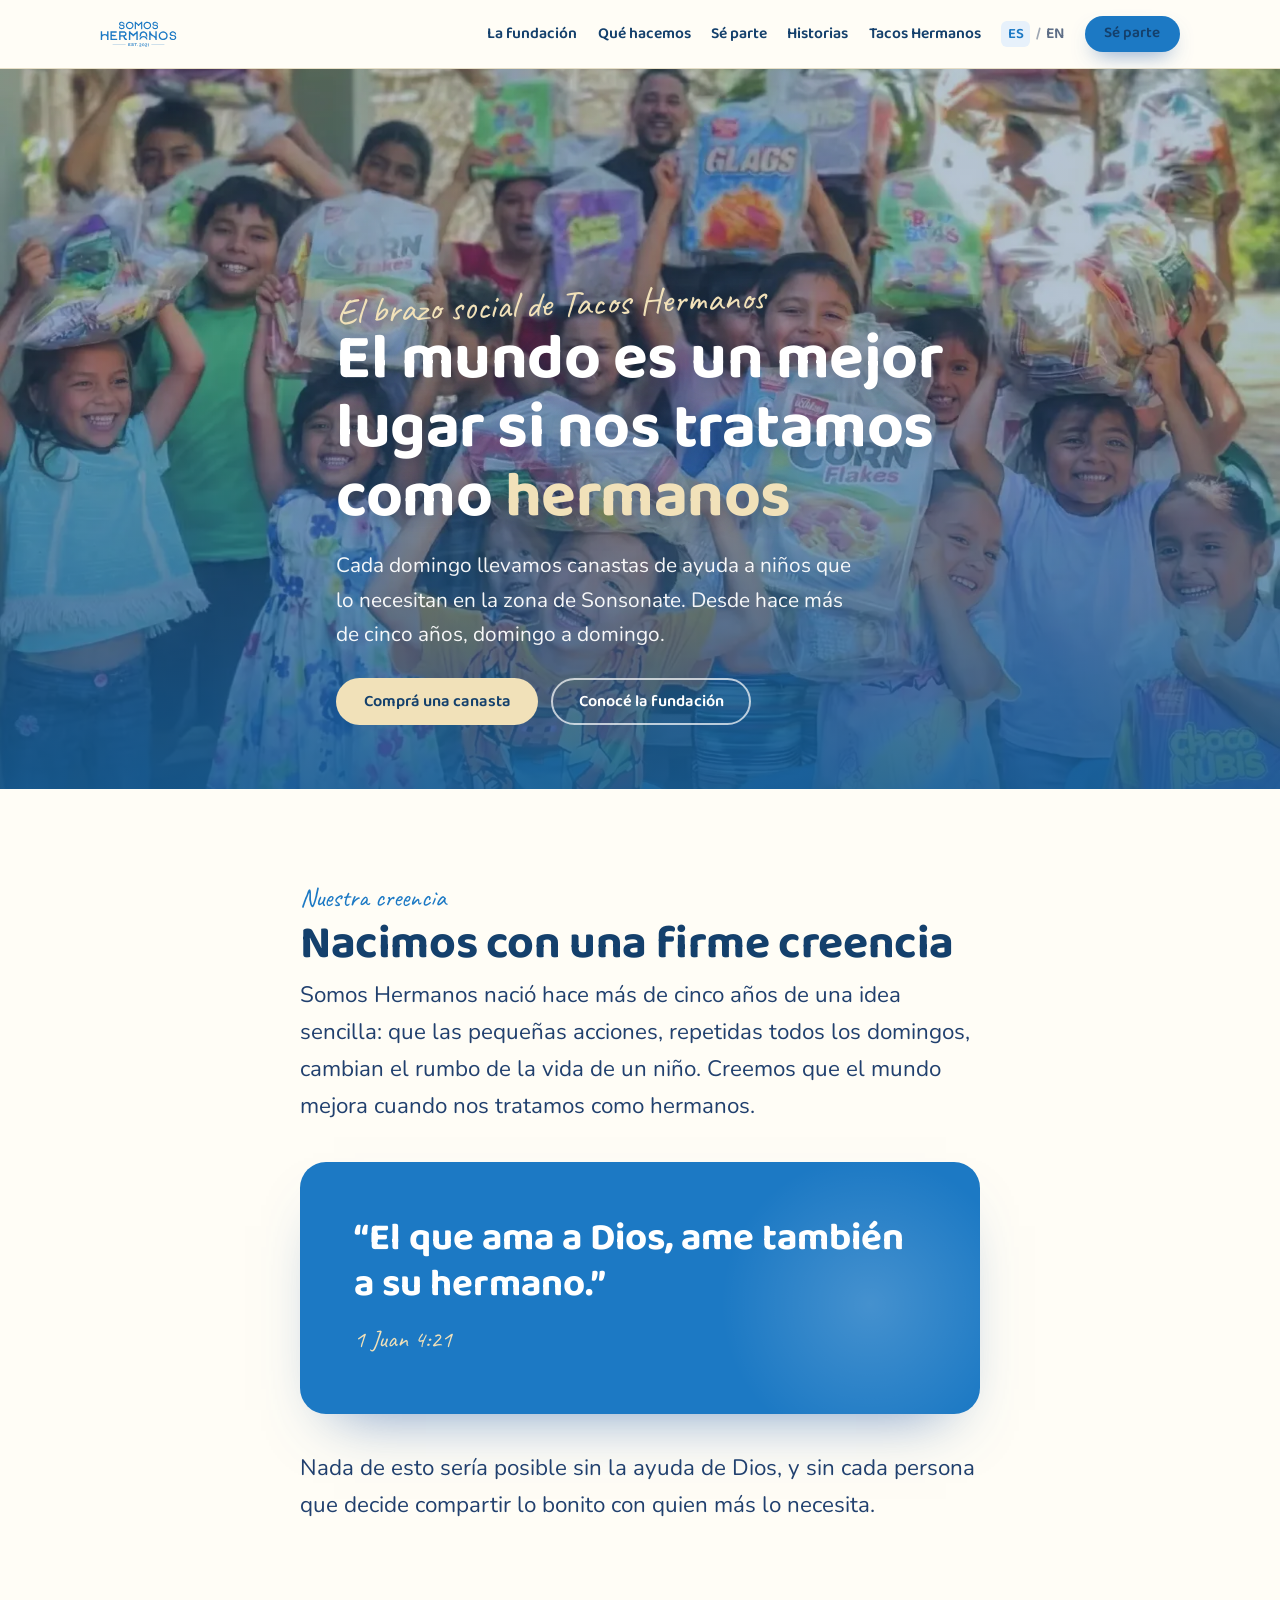
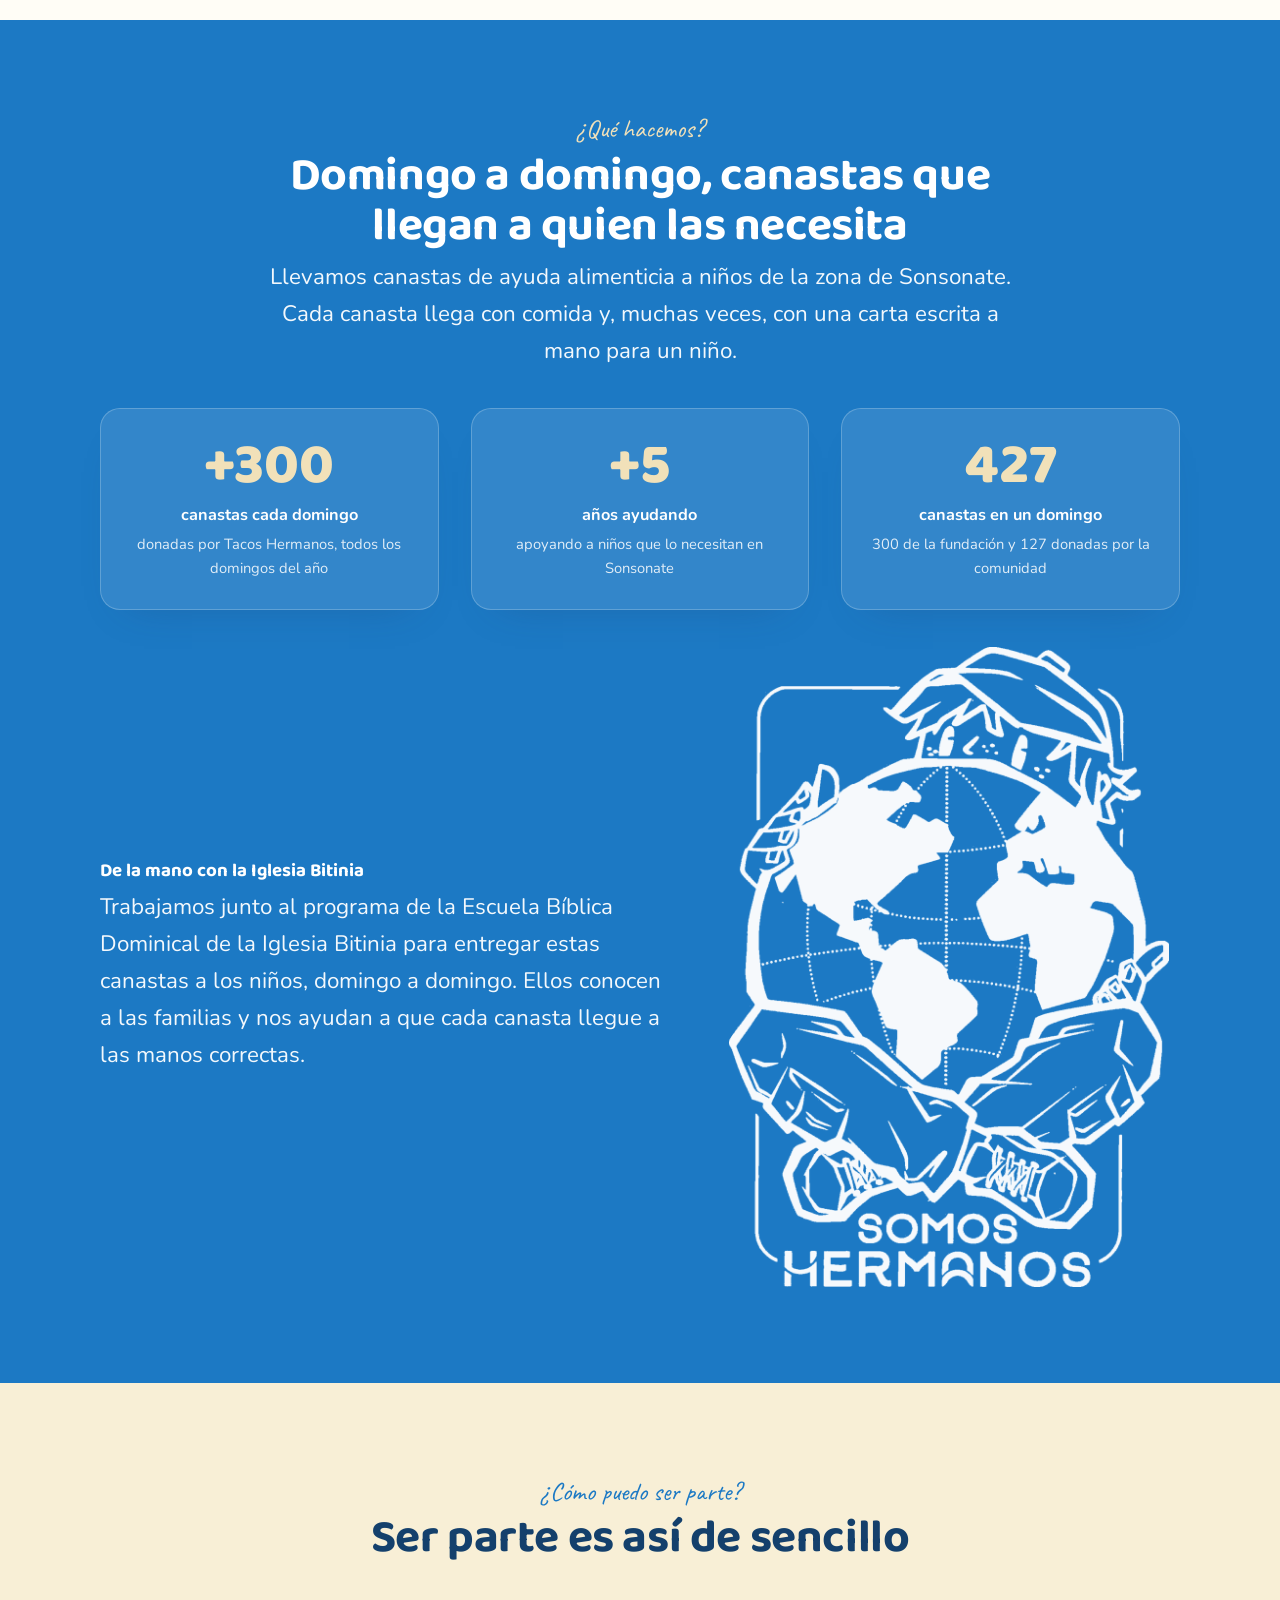
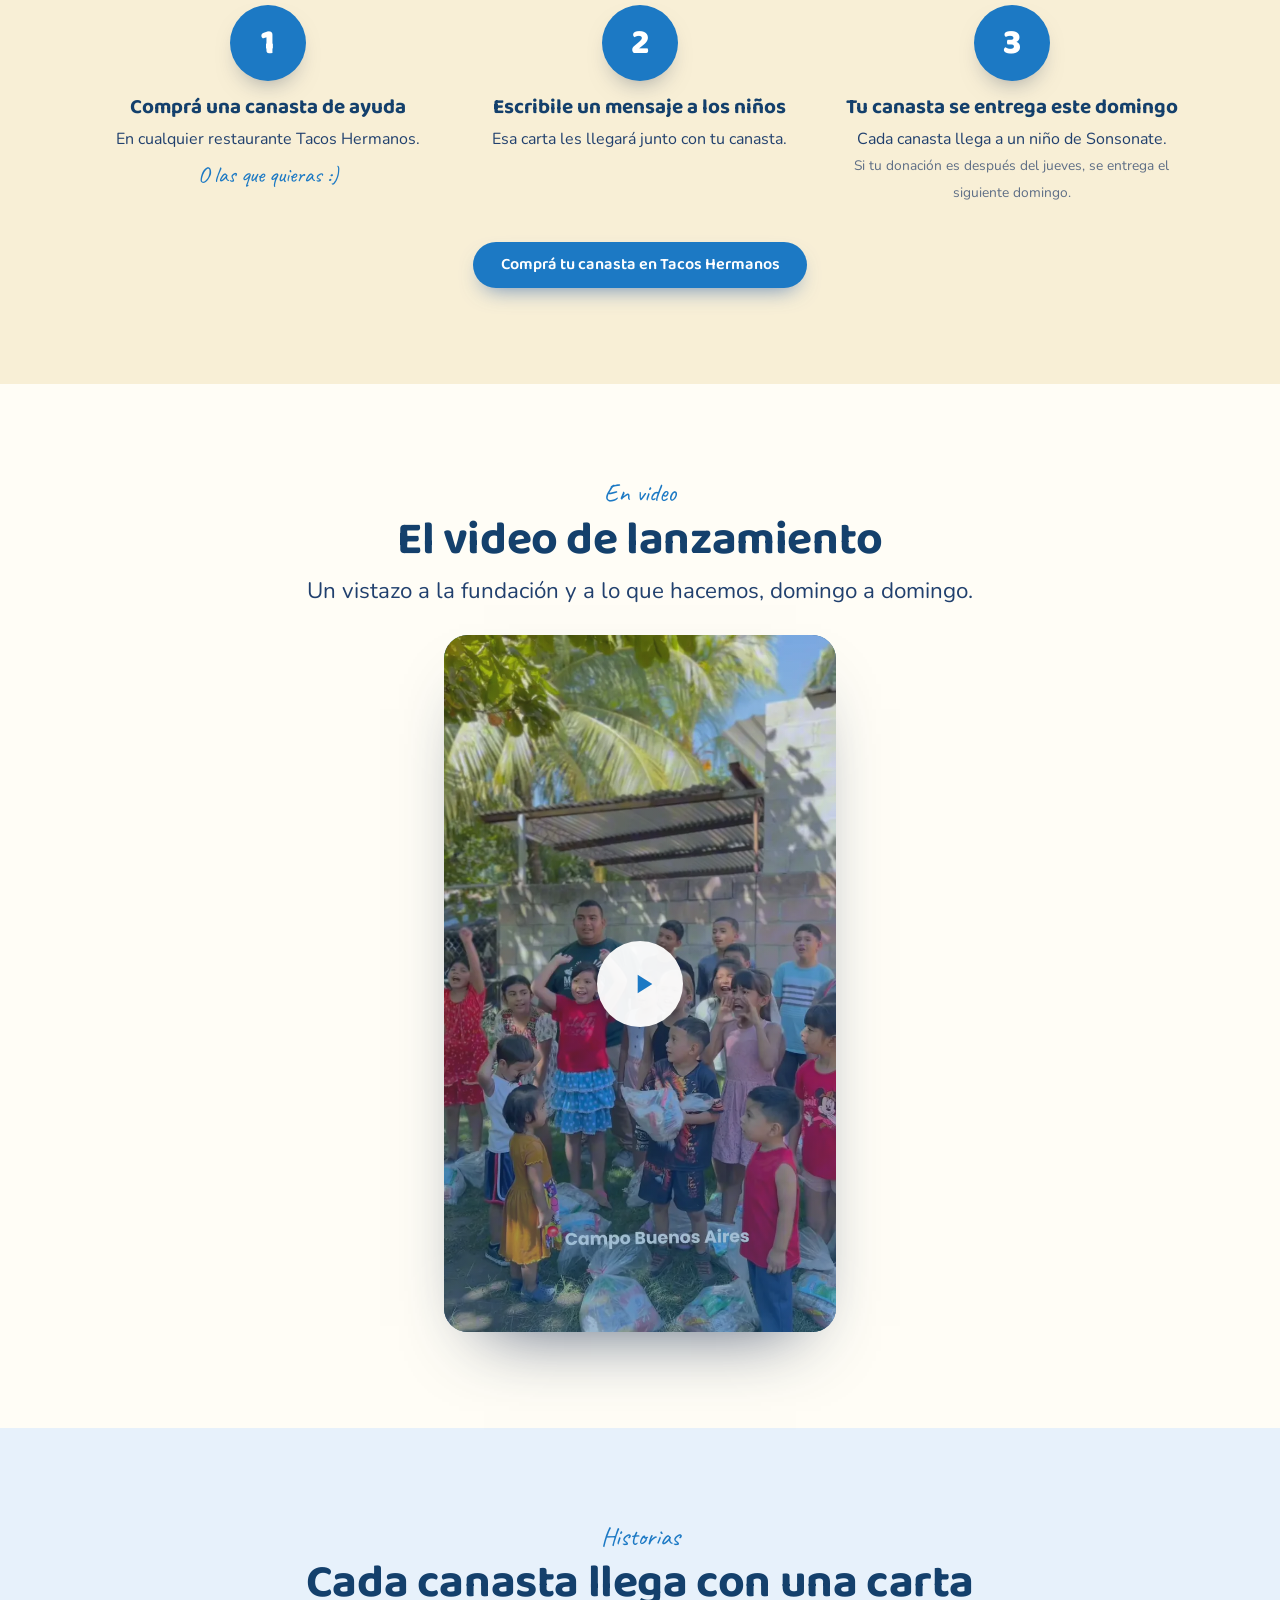
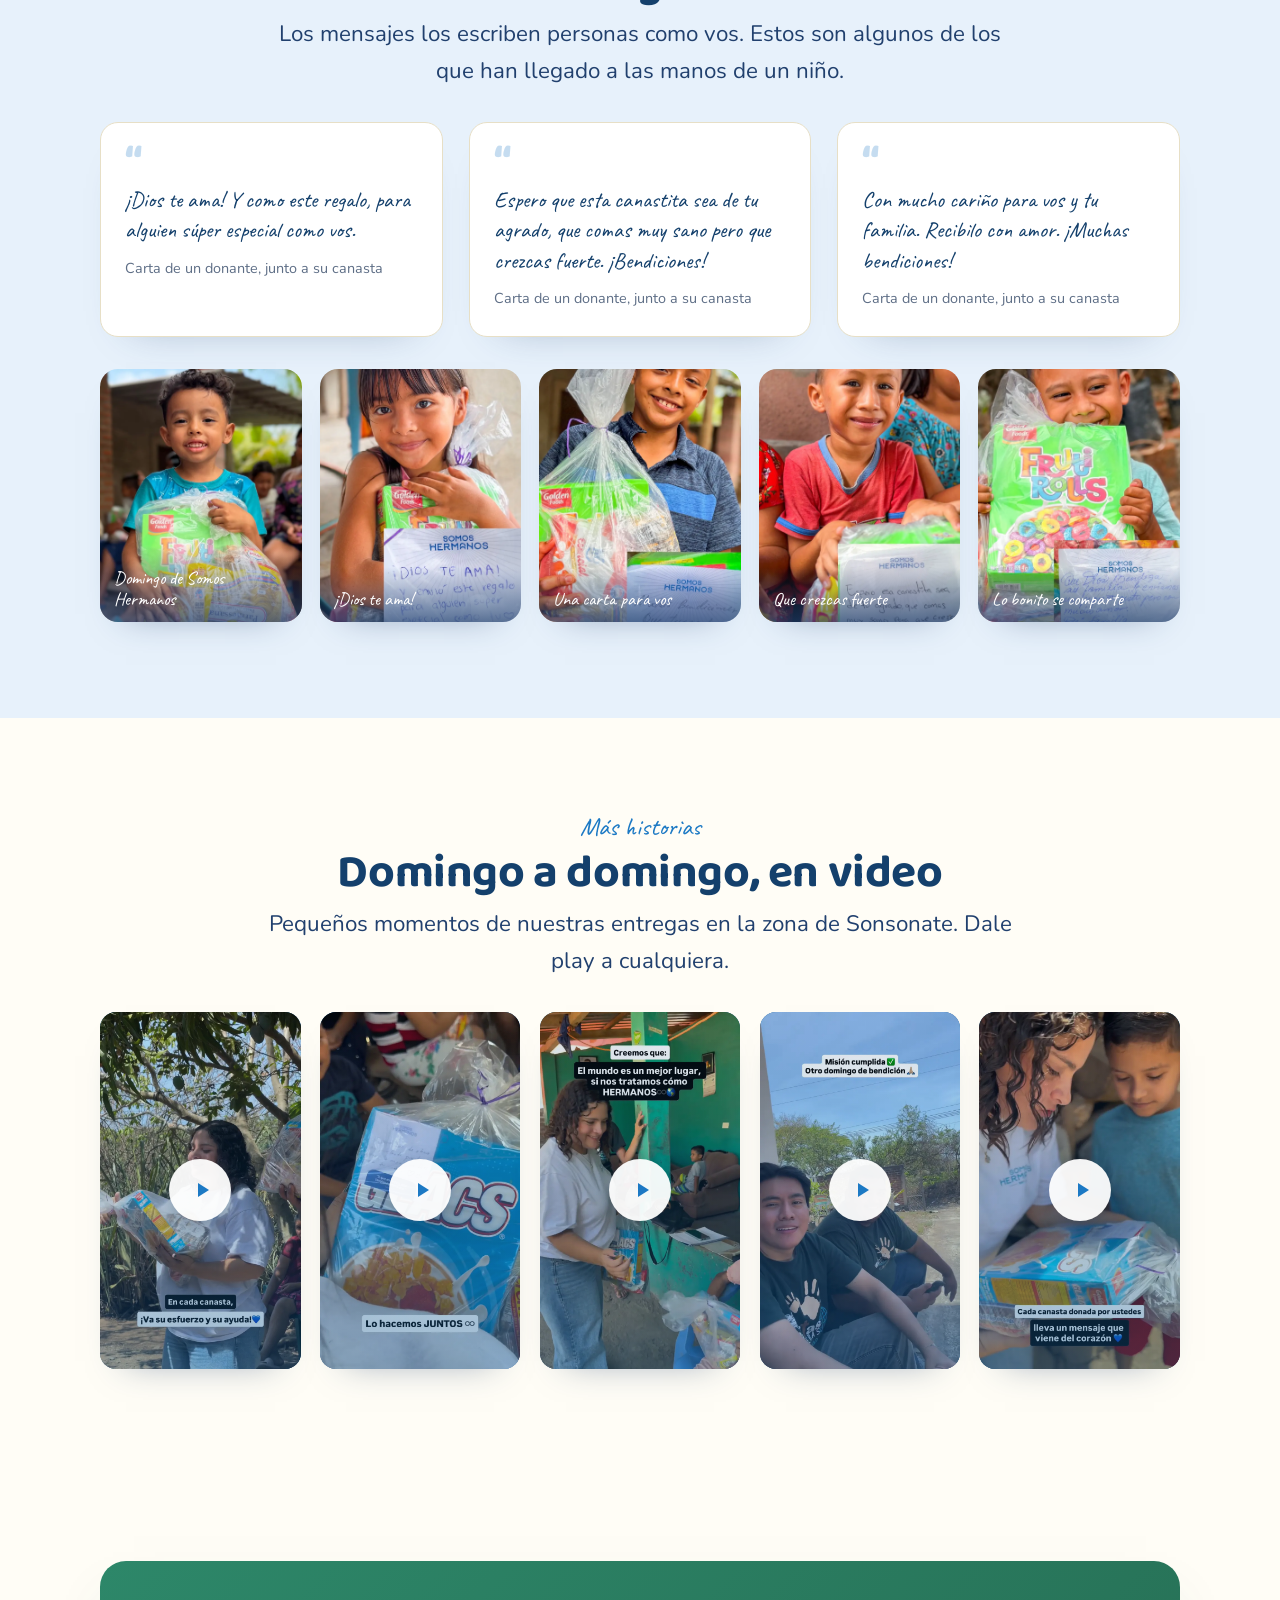
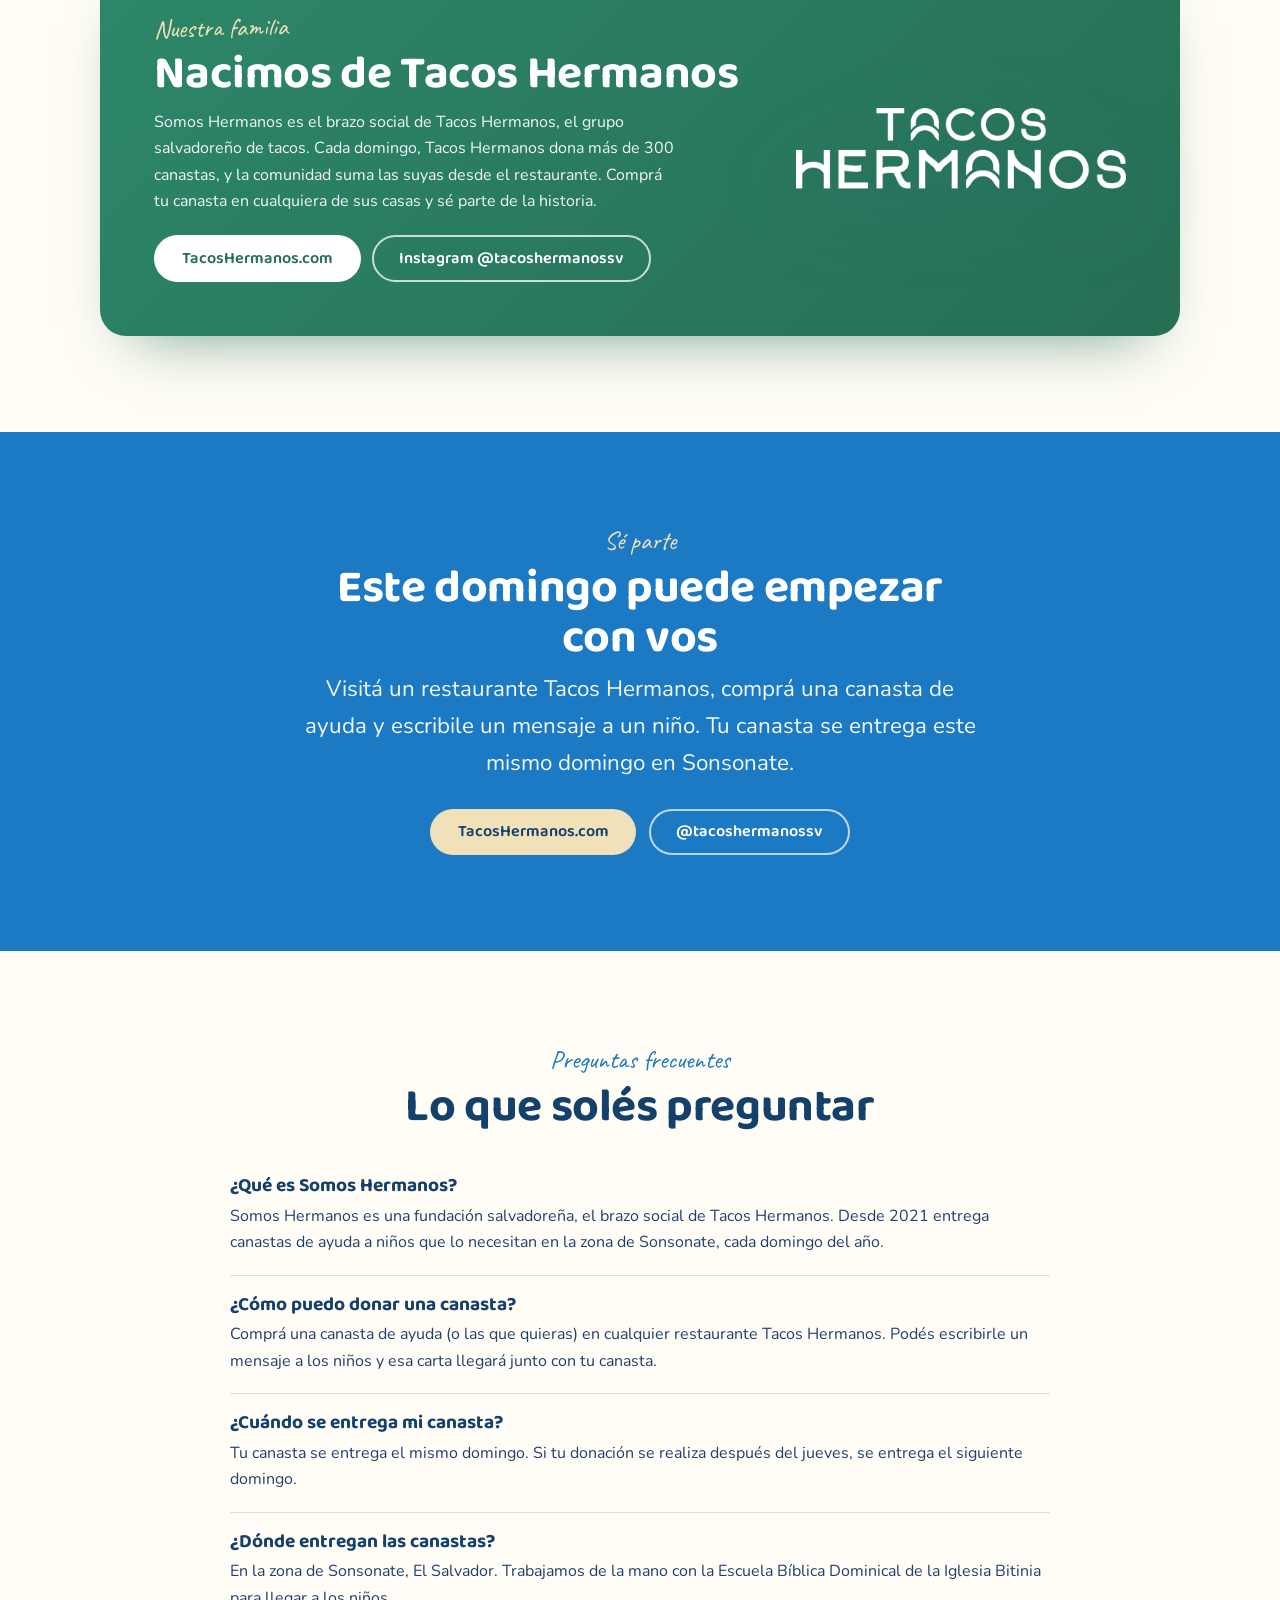
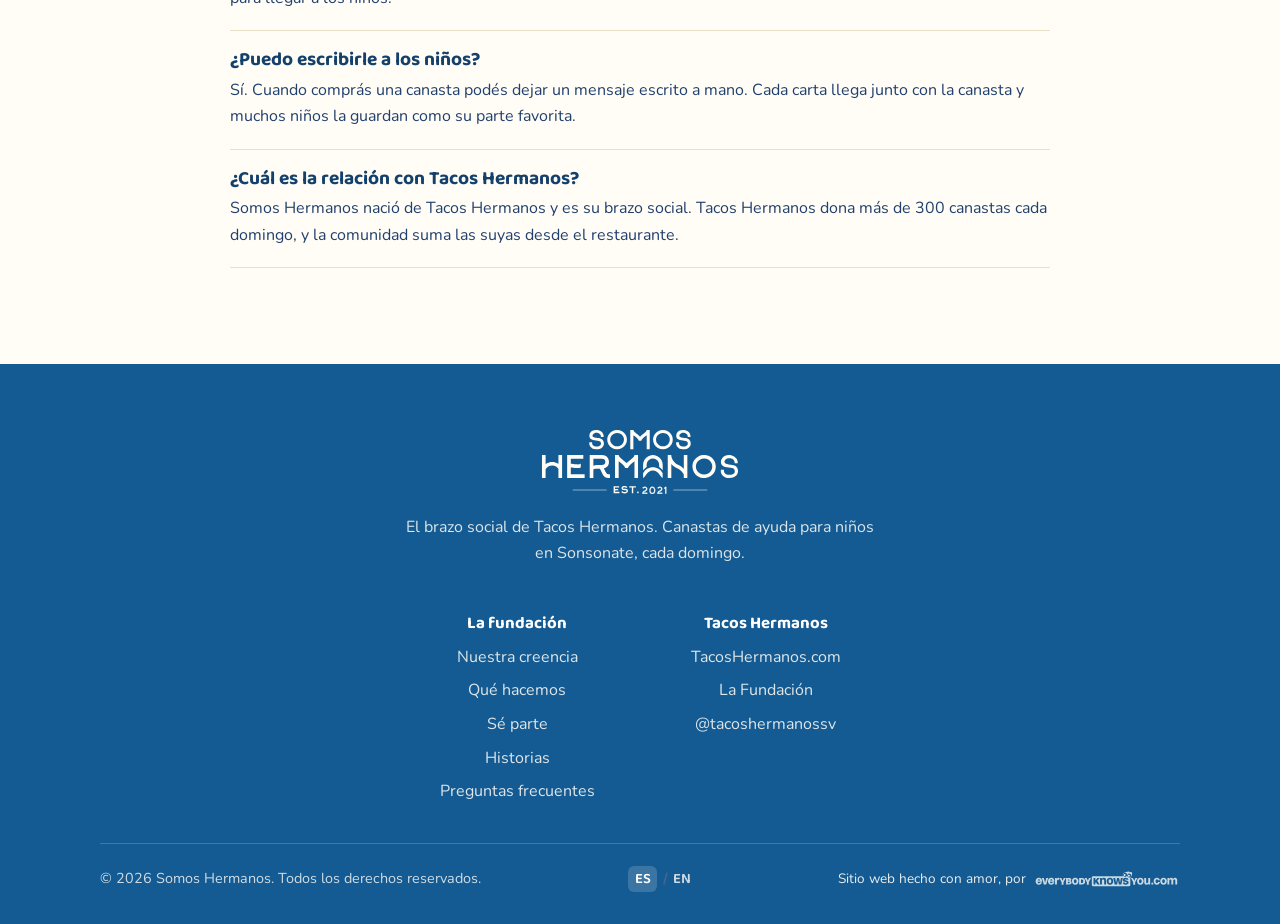
<file: index.html>
<!DOCTYPE html>
<html lang="es">
<head>
  <meta charset="UTF-8">
  <meta name="viewport" content="width=device-width, initial-scale=1.0">
  <title>Somos Hermanos, canastas de ayuda para niños en Sonsonate</title>
  <meta name="description" content="Somos Hermanos entrega canastas de ayuda a niños en Sonsonate cada domingo. Comprá una canasta en Tacos Hermanos y sumá tu carta. Sé parte hoy.">
  <meta name="keywords" content="Somos Hermanos, fundación El Salvador, canastas de ayuda, niños Sonsonate, donar canasta, ayudar niños El Salvador, brazo social Tacos Hermanos, obra social, donación domingo">

  <link rel="canonical" href="https://somoshermanos.ong/">
  <link rel="alternate" hreflang="es" href="https://somoshermanos.ong/">
  <link rel="alternate" hreflang="es-SV" href="https://somoshermanos.ong/">
  <link rel="alternate" hreflang="en" href="https://somoshermanos.ong/en/">
  <link rel="alternate" hreflang="x-default" href="https://somoshermanos.ong/">

  <meta property="og:title" content="Somos Hermanos, canastas de ayuda para niños en Sonsonate">
  <meta property="og:description" content="Cada domingo llevamos canastas de ayuda a niños que lo necesitan. Comprá una canasta en Tacos Hermanos y sumá tu carta. Sé parte.">
  <meta property="og:type" content="website">
  <meta property="og:url" content="https://somoshermanos.ong/">
  <meta property="og:image" content="https://somoshermanos.ong/assets/images/social-share/social-share-somos-hermanos-somoshermanos.ong.jpg">
  <meta property="og:image:width" content="1200">
  <meta property="og:image:height" content="630">
  <meta property="og:image:alt" content="Niños de Sonsonate celebrando con sus canastas de ayuda de Somos Hermanos">
  <meta property="og:site_name" content="Somos Hermanos">
  <meta property="og:locale" content="es_SV">
  <meta property="og:locale:alternate" content="en_US">

  <meta name="twitter:card" content="summary_large_image">
  <meta name="twitter:title" content="Somos Hermanos, canastas de ayuda para niños en Sonsonate">
  <meta name="twitter:description" content="Cada domingo llevamos canastas de ayuda a niños que lo necesitan. Comprá una canasta en Tacos Hermanos y sumá tu carta.">
  <meta name="twitter:image" content="https://somoshermanos.ong/assets/images/social-share/social-share-somos-hermanos-somoshermanos.ong.jpg">

  <meta name="robots" content="index, follow, max-image-preview:large, max-snippet:-1, max-video-preview:-1">
  <meta name="author" content="Somos Hermanos">
  <meta name="theme-color" content="#1C79C4">
  <meta name="geo.region" content="SV">
  <meta name="geo.placename" content="Sonsonate, El Salvador">
  <meta http-equiv="content-language" content="es">

  <link rel="icon" href="favicon.ico" sizes="any">
  <link rel="icon" type="image/png" sizes="32x32" href="favicon-32x32.png">
  <link rel="icon" type="image/png" sizes="16x16" href="favicon-16x16.png">
  <link rel="apple-touch-icon" sizes="180x180" href="apple-touch-icon.png">
  <link rel="manifest" href="site.webmanifest">
  <link rel="alternate" type="text/plain" title="llms.txt" href="https://somoshermanos.ong/llms.txt">

  <link rel="preload" as="image" href="assets/images/hero/hero-somos-hermanos-somoshermanos.ong.webp" type="image/webp">
  <link rel="preconnect" href="https://fonts.googleapis.com">
  <link rel="preconnect" href="https://fonts.gstatic.com" crossorigin>
  <link rel="preload" as="style" href="https://fonts.googleapis.com/css2?family=Baloo+2:wght@500;600;700;800&family=Caveat:wght@600;700&family=Nunito:wght@400;600;700;800&display=swap">
  <link rel="stylesheet" href="https://fonts.googleapis.com/css2?family=Baloo+2:wght@500;600;700;800&family=Caveat:wght@600;700&family=Nunito:wght@400;600;700;800&display=swap" media="print" onload="this.media='all'">
  <noscript><link rel="stylesheet" href="https://fonts.googleapis.com/css2?family=Baloo+2:wght@500;600;700;800&family=Caveat:wght@600;700&family=Nunito:wght@400;600;700;800&display=swap"></noscript>

  <link rel="stylesheet" href="assets/css/tokens.css">
  <link rel="stylesheet" href="assets/css/styles.css">

  <script type="application/ld+json">
  {
    "@context": "https://schema.org",
    "@graph": [
      {
        "@type": ["NGO", "Organization"],
        "@id": "https://somoshermanos.ong/#org",
        "name": "Somos Hermanos",
        "alternateName": ["Fundación Somos Hermanos", "Somos Hermanos El Salvador"],
        "url": "https://somoshermanos.ong/",
        "logo": "https://somoshermanos.ong/assets/images/logos/wordmark-blue-somos-hermanos-somoshermanos.ong.svg",
        "image": "https://somoshermanos.ong/assets/images/social-share/social-share-somos-hermanos-somoshermanos.ong.jpg",
        "slogan": "El mundo es un mejor lugar si nos tratamos como hermanos",
        "description": "Somos Hermanos es el brazo social de Tacos Hermanos. Cada domingo entrega canastas de ayuda a niños que lo necesitan en la zona de Sonsonate, El Salvador. Fundada en 2021.",
        "foundingDate": "2021",
        "areaServed": [{"@type": "Place", "name": "Sonsonate, El Salvador"}, {"@type": "Country", "name": "El Salvador"}],
        "knowsLanguage": ["es", "en"],
        "knowsAbout": ["canastas de ayuda", "ayuda a la niñez", "obra social", "donaciones", "Sonsonate", "Escuela Bíblica Dominical"],
        "parentOrganization": {"@type": "Organization", "name": "Tacos Hermanos", "url": "https://tacoshermanos.com/"},
        "sameAs": ["https://tacoshermanos.com/fundacion.html"]
      },
      {
        "@type": "WebSite",
        "@id": "https://somoshermanos.ong/#website",
        "url": "https://somoshermanos.ong/",
        "name": "Somos Hermanos",
        "inLanguage": ["es", "en"],
        "publisher": {"@id": "https://somoshermanos.ong/#org"}
      },
      {
        "@type": "FAQPage",
        "@id": "https://somoshermanos.ong/#faq",
        "mainEntity": [
          {"@type": "Question", "name": "¿Qué es Somos Hermanos?", "acceptedAnswer": {"@type": "Answer", "text": "Somos Hermanos es una fundación salvadoreña, el brazo social de Tacos Hermanos. Desde 2021 entrega canastas de ayuda a niños que lo necesitan en la zona de Sonsonate, cada domingo del año."}},
          {"@type": "Question", "name": "¿Cómo puedo donar una canasta?", "acceptedAnswer": {"@type": "Answer", "text": "Comprá una canasta de ayuda (o las que quieras) en cualquier restaurante Tacos Hermanos. Podés escribirle un mensaje a los niños y esa carta llegará junto con tu canasta."}},
          {"@type": "Question", "name": "¿Cuándo se entrega mi canasta?", "acceptedAnswer": {"@type": "Answer", "text": "Tu canasta se entrega el mismo domingo. Si tu donación se realiza después del jueves, se entrega el siguiente domingo."}},
          {"@type": "Question", "name": "¿Dónde entregan las canastas?", "acceptedAnswer": {"@type": "Answer", "text": "En la zona de Sonsonate, El Salvador. Trabajamos de la mano con la Escuela Bíblica Dominical de la Iglesia Bitinia para llegar a los niños."}},
          {"@type": "Question", "name": "¿Puedo escribirle a los niños?", "acceptedAnswer": {"@type": "Answer", "text": "Sí. Cuando comprás una canasta podés dejar un mensaje escrito a mano. Cada carta llega junto con la canasta y muchos niños la guardan como su parte favorita."}},
          {"@type": "Question", "name": "¿Cuál es la relación con Tacos Hermanos?", "acceptedAnswer": {"@type": "Answer", "text": "Somos Hermanos nació de Tacos Hermanos y es su brazo social. Tacos Hermanos dona más de 300 canastas cada domingo, y la comunidad suma las suyas desde el restaurante."}}
        ]
      }
    ]
  }
  </script>
</head>
<body>
<a class="sr-only" href="#main">Ir al contenido</a>
<header class="site-header" id="top">
  <div class="wrap site-header__inner">
    <a class="brand" href="index.html" aria-label="Somos Hermanos, inicio">
      <img class="brand__word" src="assets/images/logos/wordmark-blue-somos-hermanos-somoshermanos.ong.svg" alt="Somos Hermanos" width="150" height="26">
    </a>
    <button class="nav-toggle" aria-label="Abrir menú" aria-expanded="false"><span></span><span></span><span></span></button>
    <nav class="nav" aria-label="Principal">
      <a href="#creencia">La fundación</a>
      <a href="#que-hacemos">Qué hacemos</a>
      <a href="#ser-parte">Sé parte</a>
      <a href="#historias">Historias</a>
      <a href="#tacos-hermanos">Tacos Hermanos</a>
      <span class="lang"><span class="active">ES</span><span class="sep">/</span><a href="en/index.html" hreflang="en">EN</a></span>
      <a class="btn btn--blue" href="#ser-parte">Sé parte</a>
    </nav>
  </div>
</header>

<main id="main">

  <!-- HERO -->
  <section class="hero">
    <div class="hero__media">
      <img src="assets/images/hero/hero-somos-hermanos-somoshermanos.ong.webp" alt="Niños de Sonsonate celebrando con sus canastas de ayuda de Somos Hermanos" fetchpriority="high" width="1600" height="1082">
    </div>
    <div class="wrap hero__inner">
      <span class="eyebrow">El brazo social de Tacos Hermanos</span>
      <h1>El mundo es un mejor lugar si nos tratamos como <span class="hl">hermanos</span></h1>
      <p class="hero__sub">Cada domingo llevamos canastas de ayuda a niños que lo necesitan en la zona de Sonsonate. Desde hace más de cinco años, domingo a domingo.</p>
      <div class="hero__cta">
        <a class="btn btn--cream" href="#ser-parte">Comprá una canasta</a>
        <a class="btn btn--ghost" href="#que-hacemos">Conocé la fundación</a>
      </div>
    </div>
  </section>

  <!-- CREENCIA / VERSO -->
  <section class="section" id="creencia">
    <div class="wrap narrow">
      <span class="eyebrow reveal">Nuestra creencia</span>
      <h2 class="h-lead reveal">Nacimos con una firme creencia</h2>
      <p class="lead reveal mt-1">Somos Hermanos nació hace más de cinco años de una idea sencilla: que las pequeñas acciones, repetidas todos los domingos, cambian el rumbo de la vida de un niño. Creemos que el mundo mejora cuando nos tratamos como hermanos.</p>
      <div class="verse reveal mt-4">
        <p class="verse__q">&ldquo;El que ama a Dios, ame también a su hermano.&rdquo;</p>
        <p class="verse__cite">1 Juan 4:21</p>
      </div>
      <p class="lead reveal mt-4">Nada de esto sería posible sin la ayuda de Dios, y sin cada persona que decide compartir lo bonito con quien más lo necesita.</p>
    </div>
  </section>

  <!-- QUE HACEMOS + IMPACTO -->
  <section class="section section--blue" id="que-hacemos">
    <div class="wrap">
      <div class="narrow center">
        <span class="eyebrow reveal">¿Qué hacemos?</span>
        <h2 class="h-lead reveal">Domingo a domingo, canastas que llegan a quien las necesita</h2>
        <p class="lead reveal mt-1">Llevamos canastas de ayuda alimenticia a niños de la zona de Sonsonate. Cada canasta llega con comida y, muchas veces, con una carta escrita a mano para un niño.</p>
      </div>
      <div class="stats">
        <div class="stat reveal">
          <div class="stat__num">+300</div>
          <div class="stat__label">canastas cada domingo</div>
          <div class="stat__sub">donadas por Tacos Hermanos, todos los domingos del año</div>
        </div>
        <div class="stat reveal">
          <div class="stat__num">+5</div>
          <div class="stat__label">años ayudando</div>
          <div class="stat__sub">apoyando a niños que lo necesitan en Sonsonate</div>
        </div>
        <div class="stat reveal">
          <div class="stat__num">427</div>
          <div class="stat__label">canastas en un domingo</div>
          <div class="stat__sub">300 de la fundación y 127 donadas por la comunidad</div>
        </div>
      </div>
      <div class="split mt-4">
        <div class="reveal">
          <h3>De la mano con la Iglesia Bitinia</h3>
          <p class="lead mt-1">Trabajamos junto al programa de la Escuela Bíblica Dominical de la Iglesia Bitinia para entregar estas canastas a los niños, domingo a domingo. Ellos conocen a las familias y nos ayudan a que cada canasta llegue a las manos correctas.</p>
        </div>
        <div class="split__art reveal">
          <img src="assets/images/logos/emblem-globo-somos-hermanos-somoshermanos.ong.webp" alt="Ilustración de dos manos sosteniendo el mundo, emblema de Somos Hermanos" loading="lazy" width="440" height="640" style="filter:brightness(0) invert(1);opacity:.96">
        </div>
      </div>
    </div>
  </section>

  <!-- COMO SER PARTE -->
  <section class="section section--cream" id="ser-parte">
    <div class="wrap center">
      <span class="eyebrow reveal">¿Cómo puedo ser parte?</span>
      <h2 class="h-lead reveal">Ser parte es así de sencillo</h2>
    </div>
    <div class="wrap">
      <div class="steps" style="counter-reset:none">
        <div class="step reveal" style="color:var(--ink)">
          <div class="step__n" style="background:var(--blue);color:#fff">1</div>
          <h3>Comprá una canasta de ayuda</h3>
          <p style="color:var(--ink)">En cualquier restaurante Tacos Hermanos.</p>
          <span class="hand" style="color:var(--blue)">O las que quieras :)</span>
        </div>
        <div class="step reveal" style="color:var(--ink)">
          <div class="step__n" style="background:var(--blue);color:#fff">2</div>
          <h3>Escribile un mensaje a los niños</h3>
          <p style="color:var(--ink)">Esa carta les llegará junto con tu canasta.</p>
        </div>
        <div class="step reveal" style="color:var(--ink)">
          <div class="step__n" style="background:var(--blue);color:#fff">3</div>
          <h3>Tu canasta se entrega este domingo</h3>
          <p style="color:var(--ink)">Cada canasta llega a un niño de Sonsonate.</p>
          <span class="step__note" style="color:var(--muted)">Si tu donación es después del jueves, se entrega el siguiente domingo.</span>
        </div>
      </div>
      <div class="center mt-4 reveal">
        <a class="btn btn--blue" href="#tacos-hermanos">Comprá tu canasta en Tacos Hermanos</a>
      </div>
    </div>
  </section>

  <!-- VIDEO DE LANZAMIENTO -->
  <section class="section" id="video">
    <div class="wrap narrow center">
      <span class="eyebrow reveal">En video</span>
      <h2 class="h-lead reveal">El video de lanzamiento</h2>
      <p class="lead reveal mt-1">Un vistazo a la fundación y a lo que hacemos, domingo a domingo.</p>
    </div>
    <div class="wrap reveal mt-3">
      <div class="vplayer">
        <div class="vfacade">
          <video preload="none" playsinline
            poster="assets/images/video/poster-lanzamiento-somos-hermanos-somoshermanos.ong.webp">
            <source src="assets/video/video-lanzamiento-somos-hermanos-somoshermanos.ong.mp4" type="video/mp4">
            Tu navegador no puede reproducir este video.
          </video>
          <button class="vfacade__play" type="button" aria-label="Reproducir el video de lanzamiento">
            <span class="vfacade__disc"><svg viewBox="0 0 24 24" fill="currentColor" aria-hidden="true"><path d="M8 5v14l11-7z"/></svg></span>
          </button>
        </div>
      </div>
    </div>
  </section>

  <!-- HISTORIAS / GALERIA -->
  <section class="section section--bluesoft" id="historias">
    <div class="wrap">
      <div class="narrow center">
        <span class="eyebrow reveal">Historias</span>
        <h2 class="h-lead reveal">Cada canasta llega con una carta</h2>
        <p class="lead reveal mt-1">Los mensajes los escriben personas como vos. Estos son algunos de los que han llegado a las manos de un niño.</p>
      </div>

      <div class="letters">
        <blockquote class="letter reveal">
          <span class="letter__mark">&ldquo;</span>
          <p>&iexcl;Dios te ama! Y como este regalo, para alguien s&uacute;per especial como vos.</p>
          <cite>Carta de un donante, junto a su canasta</cite>
        </blockquote>
        <blockquote class="letter reveal">
          <span class="letter__mark">&ldquo;</span>
          <p>Espero que esta canastita sea de tu agrado, que comas muy sano pero que crezcas fuerte. &iexcl;Bendiciones!</p>
          <cite>Carta de un donante, junto a su canasta</cite>
        </blockquote>
        <blockquote class="letter reveal">
          <span class="letter__mark">&ldquo;</span>
          <p>Con mucho cari&ntilde;o para vos y tu familia. Recibilo con amor. &iexcl;Muchas bendiciones!</p>
          <cite>Carta de un donante, junto a su canasta</cite>
        </blockquote>
      </div>

      <div class="gallery mt-4">
        <figure class="reveal"><img src="assets/images/gallery/nino-azul-canasta-somos-hermanos-somoshermanos.ong.webp" alt="Niño con camiseta turquesa sonriendo con su canasta de ayuda de Somos Hermanos" loading="lazy"><figcaption>Domingo de Somos Hermanos</figcaption></figure>
        <figure class="reveal"><img src="assets/images/gallery/nina-carta-dios-te-ama-somos-hermanos-somoshermanos.ong.webp" alt="Niña sosteniendo una canasta con una carta que dice Dios te ama" loading="lazy"><figcaption>&iexcl;Dios te ama!</figcaption></figure>
        <figure class="reveal"><img src="assets/images/gallery/nino-carta-canasta-somos-hermanos-somoshermanos.ong.webp" alt="Niño con su canasta de ayuda y una carta con el sello de Somos Hermanos" loading="lazy"><figcaption>Una carta para vos</figcaption></figure>
        <figure class="reveal"><img src="assets/images/gallery/nino-rojo-canasta-somos-hermanos-somoshermanos.ong.webp" alt="Niño con camiseta roja sosteniendo su canasta y su carta" loading="lazy"><figcaption>Que crezcas fuerte</figcaption></figure>
        <figure class="reveal"><img src="assets/images/gallery/nino-canasta-frutas-somos-hermanos-somoshermanos.ong.webp" alt="Niño sonriendo con una canasta llena de frutas y golosinas" loading="lazy"><figcaption>Lo bonito se comparte</figcaption></figure>
      </div>
    </div>
  </section>

  <!-- MAS HISTORIAS EN VIDEO -->
  <section class="section" id="mas-historias">
    <div class="wrap">
      <div class="narrow center">
        <span class="eyebrow reveal">Más historias</span>
        <h2 class="h-lead reveal">Domingo a domingo, en video</h2>
        <p class="lead reveal mt-1">Pequeños momentos de nuestras entregas en la zona de Sonsonate. Dale play a cualquiera.</p>
      </div>
      <div class="vwall">
        <div class="vcard vfacade reveal"><video preload="none" playsinline poster="assets/images/video/poster-historia-domingo-1-somos-hermanos-somoshermanos.ong.webp"><source src="assets/video/historia-domingo-1-somos-hermanos-somoshermanos.ong.mp4" type="video/mp4">Tu navegador no puede reproducir este video.</video><button class="vfacade__play" type="button" aria-label="Reproducir historia"><span class="vfacade__disc"><svg viewBox="0 0 24 24" fill="currentColor" aria-hidden="true"><path d="M8 5v14l11-7z"/></svg></span></button></div>
        <div class="vcard vfacade reveal"><video preload="none" playsinline poster="assets/images/video/poster-historia-domingo-2-somos-hermanos-somoshermanos.ong.webp"><source src="assets/video/historia-domingo-2-somos-hermanos-somoshermanos.ong.mp4" type="video/mp4">Tu navegador no puede reproducir este video.</video><button class="vfacade__play" type="button" aria-label="Reproducir historia"><span class="vfacade__disc"><svg viewBox="0 0 24 24" fill="currentColor" aria-hidden="true"><path d="M8 5v14l11-7z"/></svg></span></button></div>
        <div class="vcard vfacade reveal"><video preload="none" playsinline poster="assets/images/video/poster-historia-domingo-3-somos-hermanos-somoshermanos.ong.webp"><source src="assets/video/historia-domingo-3-somos-hermanos-somoshermanos.ong.mp4" type="video/mp4">Tu navegador no puede reproducir este video.</video><button class="vfacade__play" type="button" aria-label="Reproducir historia"><span class="vfacade__disc"><svg viewBox="0 0 24 24" fill="currentColor" aria-hidden="true"><path d="M8 5v14l11-7z"/></svg></span></button></div>
        <div class="vcard vfacade reveal"><video preload="none" playsinline poster="assets/images/video/poster-historia-domingo-4-somos-hermanos-somoshermanos.ong.webp"><source src="assets/video/historia-domingo-4-somos-hermanos-somoshermanos.ong.mp4" type="video/mp4">Tu navegador no puede reproducir este video.</video><button class="vfacade__play" type="button" aria-label="Reproducir historia"><span class="vfacade__disc"><svg viewBox="0 0 24 24" fill="currentColor" aria-hidden="true"><path d="M8 5v14l11-7z"/></svg></span></button></div>
        <div class="vcard vfacade reveal"><video preload="none" playsinline poster="assets/images/video/poster-historia-domingo-5-somos-hermanos-somoshermanos.ong.webp"><source src="assets/video/historia-domingo-5-somos-hermanos-somoshermanos.ong.mp4" type="video/mp4">Tu navegador no puede reproducir este video.</video><button class="vfacade__play" type="button" aria-label="Reproducir historia"><span class="vfacade__disc"><svg viewBox="0 0 24 24" fill="currentColor" aria-hidden="true"><path d="M8 5v14l11-7z"/></svg></span></button></div>
      </div>
    </div>
  </section>

  <!-- TACOS HERMANOS -->
  <section class="section" id="tacos-hermanos">
    <div class="wrap">
      <div class="th-band reveal">
        <div>
          <span class="eyebrow" style="color:var(--cream)">Nuestra familia</span>
          <h2 class="h-lead" style="color:#fff">Nacimos de Tacos Hermanos</h2>
          <p>Somos Hermanos es el brazo social de Tacos Hermanos, el grupo salvadoreño de tacos. Cada domingo, Tacos Hermanos dona más de 300 canastas, y la comunidad suma las suyas desde el restaurante. Comprá tu canasta en cualquiera de sus casas y sé parte de la historia.</p>
          <div class="th-band__cta">
            <a class="btn btn--cream" href="https://tacoshermanos.com" target="_blank" rel="noopener">TacosHermanos.com</a>
            <a class="btn btn--ghost" href="https://www.instagram.com/tacoshermanossv" target="_blank" rel="noopener">Instagram @tacoshermanossv</a>
          </div>
        </div>
        <div class="split__art">
          <img src="assets/images/logos/logo-tacos-hermanos-blanco-somoshermanos.ong.webp" alt="Logo de Tacos Hermanos" width="330" height="81" loading="lazy" style="max-width:330px;width:100%">
        </div>
      </div>
    </div>
  </section>

  <!-- CTA FINAL -->
  <section class="section section--blue">
    <div class="wrap narrow cta-final">
      <span class="eyebrow reveal">Sé parte</span>
      <h2 class="h-lead reveal">Este domingo puede empezar con vos</h2>
      <p class="lead reveal mt-1">Visitá un restaurante Tacos Hermanos, comprá una canasta de ayuda y escribile un mensaje a un niño. Tu canasta se entrega este mismo domingo en Sonsonate.</p>
      <div class="hero__cta reveal" style="justify-content:center">
        <a class="btn btn--cream" href="https://tacoshermanos.com" target="_blank" rel="noopener">TacosHermanos.com</a>
        <a class="btn btn--ghost" href="https://www.instagram.com/tacoshermanossv" target="_blank" rel="noopener">@tacoshermanossv</a>
      </div>
    </div>
  </section>

  <!-- FAQ -->
  <section class="section" id="faq">
    <div class="wrap">
      <div class="narrow center">
        <span class="eyebrow reveal">Preguntas frecuentes</span>
        <h2 class="h-lead reveal">Lo que solés preguntar</h2>
      </div>
      <div class="faq mt-3">
        <div class="faq-item reveal"><h3>¿Qué es Somos Hermanos?</h3><p>Somos Hermanos es una fundación salvadoreña, el brazo social de Tacos Hermanos. Desde 2021 entrega canastas de ayuda a niños que lo necesitan en la zona de Sonsonate, cada domingo del año.</p></div>
        <div class="faq-item reveal"><h3>¿Cómo puedo donar una canasta?</h3><p>Comprá una canasta de ayuda (o las que quieras) en cualquier restaurante Tacos Hermanos. Podés escribirle un mensaje a los niños y esa carta llegará junto con tu canasta.</p></div>
        <div class="faq-item reveal"><h3>¿Cuándo se entrega mi canasta?</h3><p>Tu canasta se entrega el mismo domingo. Si tu donación se realiza después del jueves, se entrega el siguiente domingo.</p></div>
        <div class="faq-item reveal"><h3>¿Dónde entregan las canastas?</h3><p>En la zona de Sonsonate, El Salvador. Trabajamos de la mano con la Escuela Bíblica Dominical de la Iglesia Bitinia para llegar a los niños.</p></div>
        <div class="faq-item reveal"><h3>¿Puedo escribirle a los niños?</h3><p>Sí. Cuando comprás una canasta podés dejar un mensaje escrito a mano. Cada carta llega junto con la canasta y muchos niños la guardan como su parte favorita.</p></div>
        <div class="faq-item reveal"><h3>¿Cuál es la relación con Tacos Hermanos?</h3><p>Somos Hermanos nació de Tacos Hermanos y es su brazo social. Tacos Hermanos dona más de 300 canastas cada domingo, y la comunidad suma las suyas desde el restaurante.</p></div>
      </div>
    </div>
  </section>

</main>

<footer class="site-footer">
  <div class="wrap">
    <a class="footer-logo" href="#top" aria-label="Somos Hermanos, volver arriba">
      <img src="assets/images/logos/wordmark-white-somos-hermanos-somoshermanos.ong.svg" alt="Somos Hermanos" width="320" height="52">
    </a>
    <p class="footer-tag">El brazo social de Tacos Hermanos. Canastas de ayuda para niños en Sonsonate, cada domingo.</p>
    <div class="footer-grid">
      <div class="footer-col">
        <h4>La fundación</h4>
        <ul class="footer-list">
          <li><a href="#creencia">Nuestra creencia</a></li>
          <li><a href="#que-hacemos">Qué hacemos</a></li>
          <li><a href="#ser-parte">Sé parte</a></li>
          <li><a href="#historias">Historias</a></li>
          <li><a href="#faq">Preguntas frecuentes</a></li>
        </ul>
      </div>
      <div class="footer-col">
        <h4>Tacos Hermanos</h4>
        <ul class="footer-list">
          <li><a href="https://tacoshermanos.com" target="_blank" rel="noopener">TacosHermanos.com</a></li>
          <li><a href="https://tacoshermanos.com/fundacion.html" target="_blank" rel="noopener">La Fundación</a></li>
          <li><a href="https://www.instagram.com/tacoshermanossv" target="_blank" rel="noopener">@tacoshermanossv</a></li>
        </ul>
      </div>
    </div>
    <div class="footer-bottom">
      <span>&copy; 2026 Somos Hermanos. Todos los derechos reservados.</span>
      <span class="lang"><span class="active">ES</span><span class="sep">/</span><a href="en/index.html" hreflang="en">EN</a></span>
      <a class="eky-credit" href="https://everybodyknowsyou.com" target="_blank" rel="noopener" aria-label="Sitio web hecho con amor por everybodyknowsyou.com">
        <span class="eky-credit__text">Sitio web hecho con amor, por</span>
        <svg role="img" aria-label="everybodyknowsyou.com" id="Layer_1" data-name="Layer 1" xmlns="http://www.w3.org/2000/svg" viewBox="0 0 1296.95 160.34"><defs><style>.cls-1 { fill: var(--eky-bg, #ffffff); } .cls-2 { fill: var(--eky-fg, currentColor); }</style></defs><g><g><g><rect class="cls-2" x="515.16" y="55.21" width="342.62" height="90.52" rx="12" ry="12"/><path class="cls-1" d="M530.13,71.12h16.6v15.46l-.24,6.96h.32l3.32-4.61,15.14-17.81h19.83l-22.02,25.02,22.18,33.68h-19.92l-13.76-20.73-4.86,5.34v15.38h-16.6v-58.69Z"/><path class="cls-1" d="M604.13,71.12v8.01h.32c4.53-6.23,10.53-9.23,18.54-9.23,12.47,0,18.94,7.29,18.94,22.02v37.89h-16.6v-35.3c0-7.69-2.75-10.85-8.58-10.85-7.21,0-11.82,4.7-11.82,12.14v34h-16.6v-58.69h15.79Z"/><path class="cls-1" d="M647.37,100.43c0-17.57,11.09-30.52,29.31-30.52s29.31,12.95,29.31,30.52-11.09,30.6-29.31,30.6-29.31-13.03-29.31-30.6ZM688.66,100.43c0-9.8-3.81-17.16-11.98-17.16s-11.98,7.37-11.98,17.16,3.81,17.24,11.98,17.24,11.98-7.45,11.98-17.24Z"/><path class="cls-1" d="M705.66,71.12h17.57l6.64,35.62c.41,2.02.73,4.86,1.14,6.88h.32l1.21-6.88,6.88-35.62h18.54l7.45,35.62,1.29,6.88h.32l1.05-6.88,5.99-35.62h17.24l-13.28,58.69h-21.53l-6.64-32.38-1.29-6.88h-.32l-1.21,6.88-6.56,32.38h-21.45l-13.36-58.69Z"/><path class="cls-1" d="M791.81,110.79l17-.08c.57,4.78,3.72,7.53,9.31,7.53,4.61,0,7.85-1.7,7.85-5.26,0-2.67-1.78-4.37-5.59-5.26l-14.09-3.24c-8.98-2.02-13.84-7.77-13.84-16.27,0-11.5,8.99-18.3,24.69-18.3,14.65,0,23.56,6.96,23.8,18.05h-17c-.49-3.32-2.67-5.67-7.69-5.67-4.37,0-7.21,1.54-7.21,4.61,0,2.43,1.7,3.81,5.59,4.7l14.09,3.24c9.23,2.1,14.09,8.18,14.09,16.84,0,12.71-10.28,19.35-24.77,19.35-16.19,0-25.99-7.77-26.23-20.24Z"/></g><g><path class="cls-2" d="M918.06,100.39c0-17.57,11.09-30.52,29.31-30.52s29.31,12.95,29.31,30.52-11.09,30.6-29.31,30.6-29.31-13.03-29.31-30.6ZM959.34,100.39c0-9.8-3.81-17.16-11.98-17.16s-11.98,7.37-11.98,17.16,3.81,17.24,11.98,17.24,11.98-7.45,11.98-17.24Z"/><path class="cls-2" d="M1018.85,129.78v-7.85h-.32c-4.61,6.15-10.52,9.07-17.89,9.07-11.98,0-18.46-7.29-18.46-21.94v-37.97h16.6v35.38c0,7.69,2.83,10.77,8.18,10.77,6.56,0,11.09-4.61,11.09-12.63v-33.52h16.6v58.69h-15.79Z"/><path class="cls-2" d="M884.01,109.52l-20.4-38.4h17.84l8.26,17.75c.99,2.06,1.9,4.96,2.89,7.02h.33c.91-2.06,1.82-4.96,2.72-7.02l7.85-17.75h17.51l-20.07,38.57v21.31h-16.93v-21.47Z"/></g><g><path class="cls-2" d="M14.66,100.39c0-17.97,10.85-30.52,29.55-30.52s28.01,12.47,27.36,34.41h-39.35c.89,8.91,4.53,14.01,11.66,14.01,5.67,0,9.31-3,10.44-8.5h16.76c-2.19,13.28-12.31,21.21-26.88,21.21-18.7,0-29.55-12.63-29.55-30.6ZM54.58,92.54c-1.05-6.56-4.78-9.96-10.36-9.96s-9.8,3.64-11.42,9.96h21.78Z"/><path class="cls-2" d="M69.8,71.09h17.49l9.47,35.62c.57,2.02,1.05,4.86,1.62,6.88h.32l1.54-6.88,8.99-35.62h17.16l-17.81,58.69h-21.13l-17.65-58.69Z"/><path class="cls-2" d="M124.69,100.39c0-17.97,10.85-30.52,29.55-30.52s28.01,12.47,27.36,34.41h-39.35c.89,8.91,4.53,14.01,11.66,14.01,5.67,0,9.31-3,10.44-8.5h16.76c-2.19,13.28-12.31,21.21-26.88,21.21-18.7,0-29.55-12.63-29.55-30.6ZM164.61,92.54c-1.05-6.56-4.78-9.96-10.36-9.96s-9.8,3.64-11.42,9.96h21.78Z"/><path class="cls-2" d="M187.44,71.09h15.46v9.47h.32c3.64-7.37,8.74-10.69,15.71-10.69,1.86,0,3.56.24,5.1.81v15.79h-.32c-1.7-.49-3.24-.73-5.18-.73-9.15,0-14.49,5.42-14.49,16.11v27.93h-16.6v-58.69Z"/><path class="cls-2" d="M285.57,71.09h26.15c13.52,0,20.97,5.42,20.97,14.82,0,6.15-3.08,10.36-9.96,12.39v.32c8.02,1.46,12.23,6.23,12.23,13.84,0,10.52-8.42,17.33-21.7,17.33h-27.69v-58.69ZM316.66,88.82c0-3.64-2.02-5.18-6.56-5.18h-7.93v10.77h7.93c4.37,0,6.56-1.86,6.56-5.59ZM318.6,111.24c0-3.81-2.27-5.99-6.88-5.99h-9.55v11.98h9.63c4.45,0,6.8-2.19,6.8-5.99Z"/><path class="cls-2" d="M337.95,100.39c0-17.57,11.09-30.52,29.31-30.52s29.31,12.95,29.31,30.52-11.09,30.6-29.31,30.6-29.31-13.03-29.31-30.6ZM379.24,100.39c0-9.8-3.8-17.16-11.98-17.16s-11.98,7.37-11.98,17.16,3.8,17.24,11.98,17.24,11.98-7.45,11.98-17.24Z"/><path class="cls-2" d="M402.08,71.09h24.13c18.62,0,29.63,10.36,29.63,29.31s-11.01,29.39-29.63,29.39h-24.13v-58.69ZM438.99,100.39c0-10.77-5.83-16.19-13.36-16.19h-6.96v32.46h6.96c7.53,0,13.36-5.51,13.36-16.27Z"/><path class="cls-2" d="M471.04,109.52l-20.4-38.4h17.84l8.26,17.75c.99,2.06,1.9,4.96,2.89,7.02h.33c.91-2.06,1.82-4.96,2.72-7.02l7.85-17.75h17.51l-20.07,38.57v21.31h-16.93v-21.47Z"/><path class="cls-2" d="M245.89,109.52l-20.4-38.4h17.84l8.26,17.75c.99,2.06,1.9,4.96,2.89,7.02h.33c.91-2.06,1.82-4.96,2.72-7.02l7.85-17.75h17.51l-20.07,38.57v21.31h-16.93v-21.47Z"/></g></g><g><g><path class="cls-2" d="M837.89,14.05c5.42-1.65,11.14.47,13.85,5.48.39.72,1.1,1.2,1.88,1.34.7.12,1.52-.2,2.16-.74,4.05-3.38,9.74-3.68,14.06-.7,4.24,2.92,5.92,8.22,4.35,13.25l-6.96,22.26c-2.45,8.46-9.67,14.45-18.27,15.02-8.94.6-17.2-4.68-20.36-13.03-.17-.45-.5-.62-.88-.67s-.66.09-.98.46c-5.78,6.49-15.01,8.59-23.07,5.2-7.59-3.19-12.57-10.83-12.37-19.15.21-8.44,5.67-16.24,13.97-18.77l32.61-9.94ZM844.69,65.73c8.85,1.59,17.31-4.28,18.9-13.13,1.59-8.85-4.28-17.31-13.13-18.9-8.85-1.59-17.31,4.28-18.9,13.13-1.59,8.85,4.28,17.31,13.13,18.9ZM808.72,59.25c8.85,1.59,17.31-4.28,18.9-13.13,1.59-8.85-4.28-17.31-13.13-18.9-8.85-1.59-17.31,4.28-18.9,13.13-1.59,8.85,4.28,17.31,13.13,18.9Z"/><g><path class="cls-1" d="M850.46,33.7c8.85,1.59,14.72,10.06,13.13,18.9-1.59,8.85-10.06,14.72-18.9,13.13-8.85-1.59-14.72-10.06-13.13-18.9s10.06-14.72,18.9-13.13Z"/><path class="cls-1" d="M814.49,27.22c8.85,1.59,14.72,10.06,13.13,18.9-1.59,8.85-10.06,14.72-18.9,13.13-8.85-1.59-14.72-10.06-13.13-18.9,1.59-8.85,10.06-14.72,18.9-13.13Z"/></g></g><g><g><path class="cls-2" d="M847.57,56.91c-.06-.86-.28-1.56-.42-2.47.64.65,1.19,1.16,1.91,1.66,1.12.79,2.71.42,3.44-.7.73-1.11.45-2.64-.68-3.44-.71-.5-1.52-.66-2.4-1.05,1.54-.53,3.13-1,3.41-2.57.17-.93-.14-1.9-.84-2.43-1.03-.79-2.26-.75-3.22.02-.58.46-1.06.91-1.67,1.49.18-.89.4-1.63.45-2.5.09-1.44-1.09-2.58-2.46-2.58s-2.55,1.17-2.48,2.62c.04.85.33,1.53.43,2.46-.47-.54-.95-.89-1.43-1.33-1.13-1.04-2.8-.99-3.77.19-.91,1.1-.66,2.87.58,3.67.72.46,1.49.65,2.34.99-.88.38-1.73.56-2.45,1.09-1.21.89-1.32,2.65-.36,3.69,1.04,1.12,2.62,1.06,3.73.03l1.46-1.34c-.23.92-.51,1.75-.51,2.68,0,1.41,1.2,2.5,2.56,2.45s2.46-1.22,2.37-2.6Z"/><path class="cls-2" d="M847.57,56.91c.09,1.38-1.03,2.55-2.37,2.6s-2.56-1.05-2.56-2.45c0-.94.27-1.76.51-2.68l-1.46,1.34c-1.12,1.03-2.7,1.09-3.73-.03-.96-1.04-.84-2.8.36-3.69.71-.53,1.56-.71,2.45-1.09-.85-.34-1.62-.53-2.34-.99-1.24-.79-1.49-2.57-.58-3.67.97-1.17,2.64-1.23,3.77-.19.48.45.96.79,1.43,1.33-.1-.93-.38-1.61-.43-2.46-.07-1.44,1.07-2.62,2.48-2.62s2.55,1.14,2.46,2.58c-.05.87-.27,1.6-.45,2.5.61-.58,1.09-1.03,1.67-1.49.96-.77,2.19-.81,3.22-.02.7.54,1,1.5.84,2.43-.28,1.57-1.87,2.04-3.41,2.57.88.39,1.69.54,2.4,1.05,1.13.8,1.41,2.33.68,3.44-.73,1.11-2.32,1.48-3.44.7-.72-.5-1.27-1.01-1.91-1.66.14.92.37,1.62.42,2.47Z"/></g><g><path class="cls-2" d="M810.13,50.42c.09-1.04-.23-1.92-.46-2.9.76.65,1.37,1.38,2.24,1.82,1.23.63,2.73.08,3.32-1.08s.21-2.6-.95-3.29c-.73-.43-1.51-.63-2.28-.94.71-.21,1.29-.46,1.92-.73,1.42-.61,1.98-2.23,1.25-3.55s-2.48-1.69-3.67-.79c-.67.5-1.22,1.01-1.84,1.61.23-1.08.58-2.02.43-3.07-.18-1.23-1.33-2.03-2.49-2.01s-2.27.88-2.4,2.1c-.11,1.04.22,1.91.45,2.98-.52-.57-1.04-.93-1.58-1.42-1.11-1-2.86-.89-3.77.32s-.53,2.95.79,3.67c.74.41,1.47.63,2.23.89-.85.33-1.63.52-2.35.98-1.23.78-1.49,2.47-.66,3.57s2.46,1.35,3.58.48c.64-.49,1.17-.96,1.77-1.57-.22,1.07-.56,1.95-.45,2.98.14,1.28,1.29,2.13,2.5,2.11s2.29-.84,2.41-2.17Z"/><path class="cls-2" d="M810.13,50.42c-.12,1.32-1.24,2.14-2.41,2.17s-2.36-.83-2.5-2.11c-.11-1.03.23-1.91.45-2.98-.6.61-1.13,1.08-1.77,1.57-1.12.87-2.73.66-3.58-.48s-.57-2.79.66-3.57c.72-.46,1.5-.64,2.35-.98-.77-.26-1.49-.48-2.23-.89-1.32-.73-1.68-2.5-.79-3.67s2.66-1.32,3.77-.32c.54.49,1.06.85,1.58,1.42-.23-1.07-.56-1.94-.45-2.98.13-1.22,1.24-2.08,2.4-2.1s2.31.78,2.49,2.01c.15,1.05-.2,1.99-.43,3.07.62-.6,1.17-1.1,1.84-1.61,1.2-.9,2.97-.5,3.67.79s.17,2.93-1.25,3.55c-.63.27-1.21.52-1.92.73.77.32,1.55.51,2.28.94,1.16.68,1.53,2.13.95,3.29s-2.09,1.71-3.32,1.08c-.87-.44-1.48-1.17-2.24-1.82.23.98.55,1.86.46,2.9Z"/></g></g></g><g fill="var(--eky-fg, currentColor)"><path d="M1046.08,112.99h15.96v16.61h-15.96v-16.61Z"/><path d="M1065.91,100.33c0-17.49,11.29-30.39,29.1-30.39,13.79,0,25.15,8.06,26.36,22.41h-16.85c-.56-5.8-4.03-9.11-9.43-9.11-8.06,0-11.93,7.42-11.93,17.09s3.79,17.17,11.85,17.17c5.4,0,8.95-3.3,9.67-9.67h16.85c-1.13,14.91-12.66,22.97-26.52,22.97-18.14,0-29.1-12.98-29.1-30.47Z"/><path d="M1124.75,100.33c0-17.49,11.04-30.39,29.18-30.39s29.18,12.9,29.18,30.39-11.04,30.47-29.18,30.47-29.18-12.98-29.18-30.47ZM1165.86,100.33c0-9.75-3.79-17.09-11.93-17.09s-11.93,7.33-11.93,17.09,3.79,17.17,11.93,17.17,11.93-7.42,11.93-17.17Z"/><path d="M1204.31,71.15v7.98h.32c4.43-5.97,10.64-9.19,17.9-9.19s12.41,3.14,15.4,9.19h.32c4.92-6.21,10.72-9.19,17.9-9.19,12.58,0,19.27,8.71,19.27,22.81v36.84h-16.53v-34.26c0-7.66-2.34-11.69-8.06-11.69-6.53,0-10.56,5-10.56,12.9v33.05h-16.53v-34.34c0-7.58-2.42-11.61-8.14-11.61-6.61,0-10.48,5.24-10.48,12.9v33.05h-16.53v-58.44h15.72Z"/></g></svg>
      </a>
    </div>
  </div>
</footer>
<script src="assets/js/main.js" defer></script>
</body>
</html>
</file>
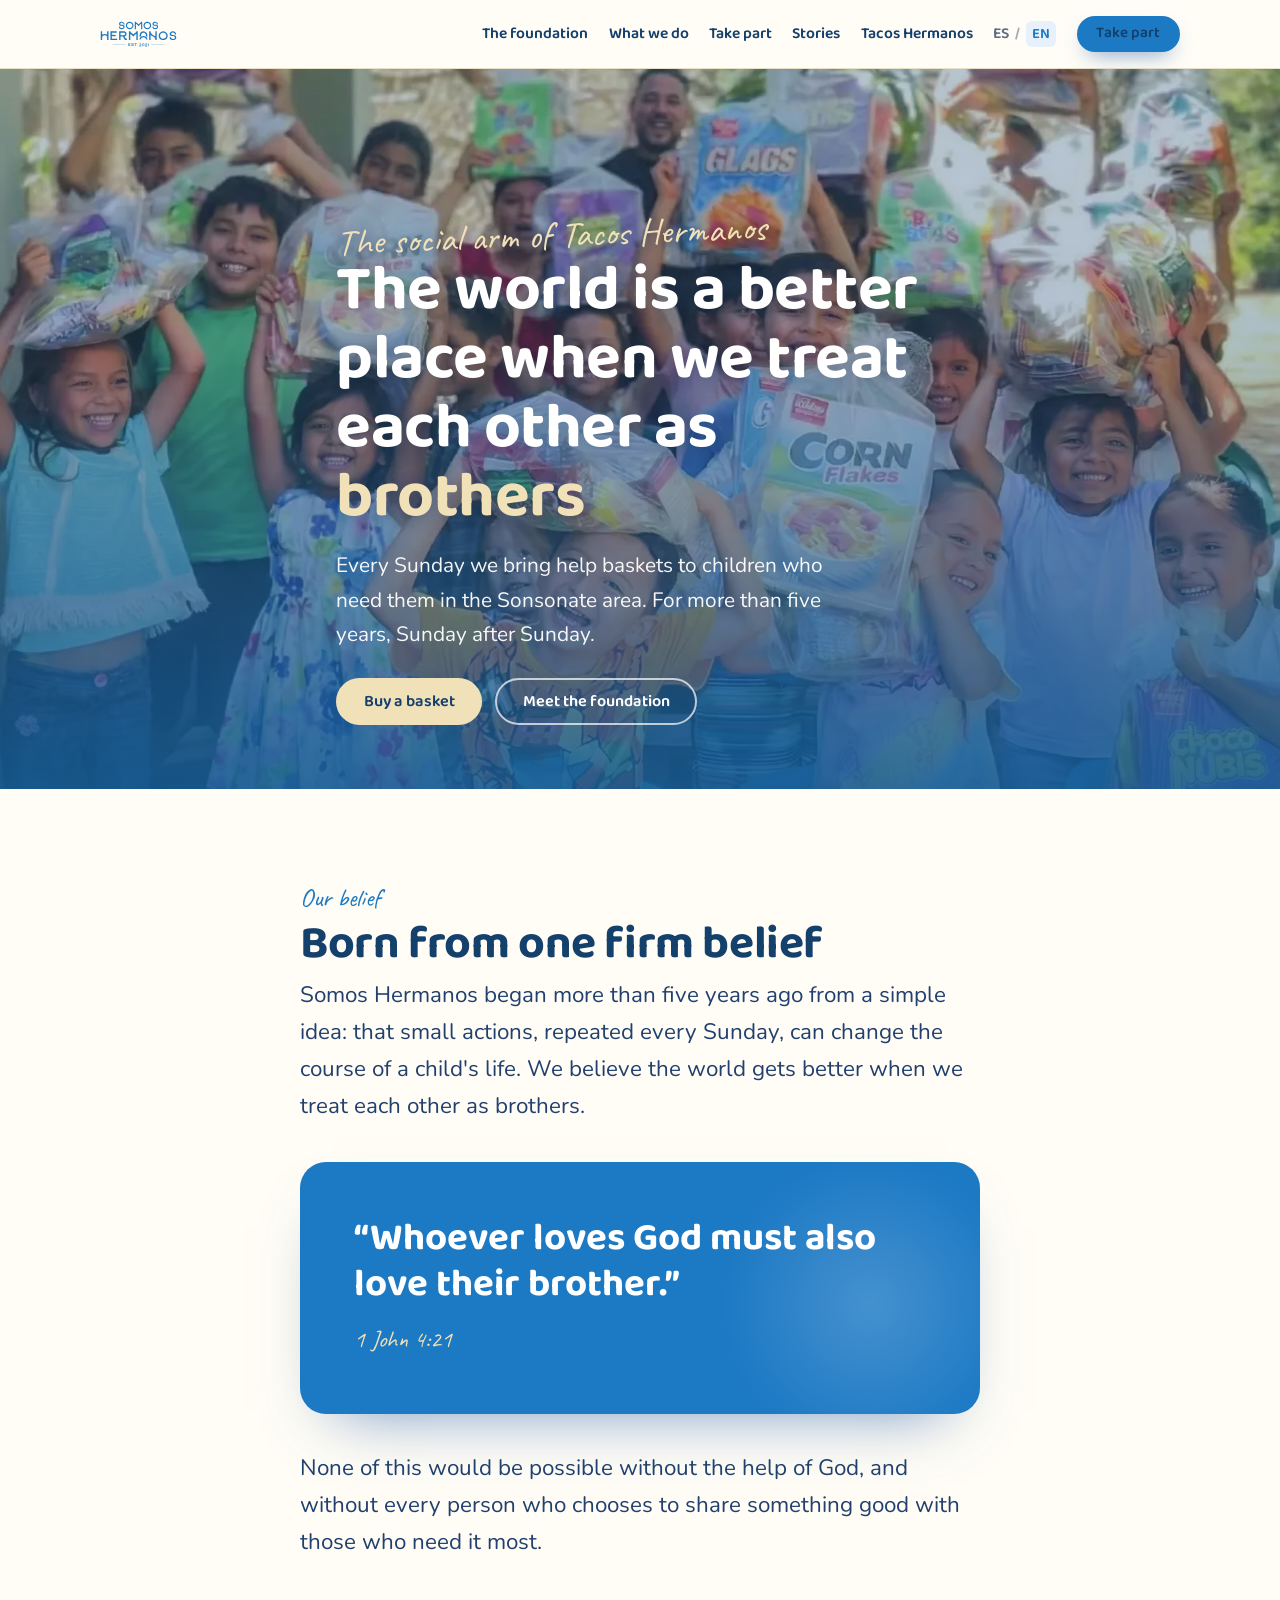
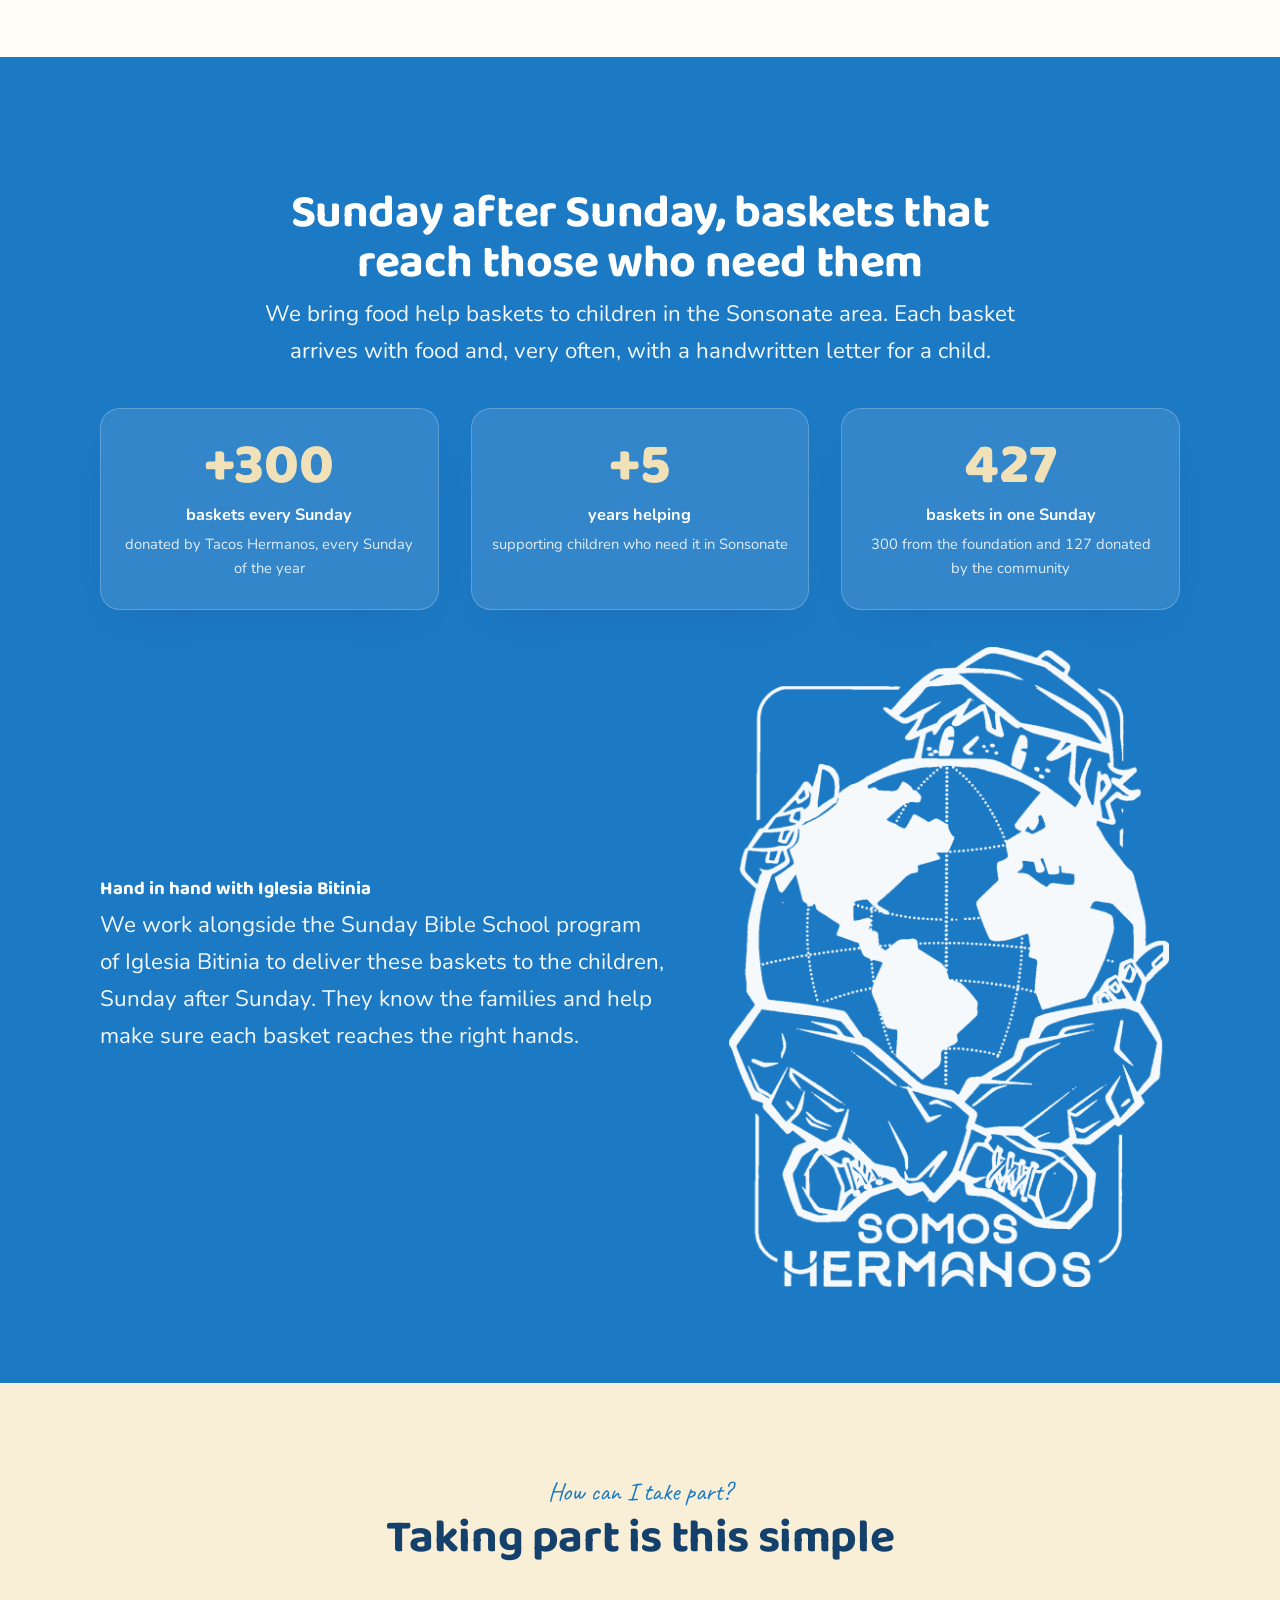
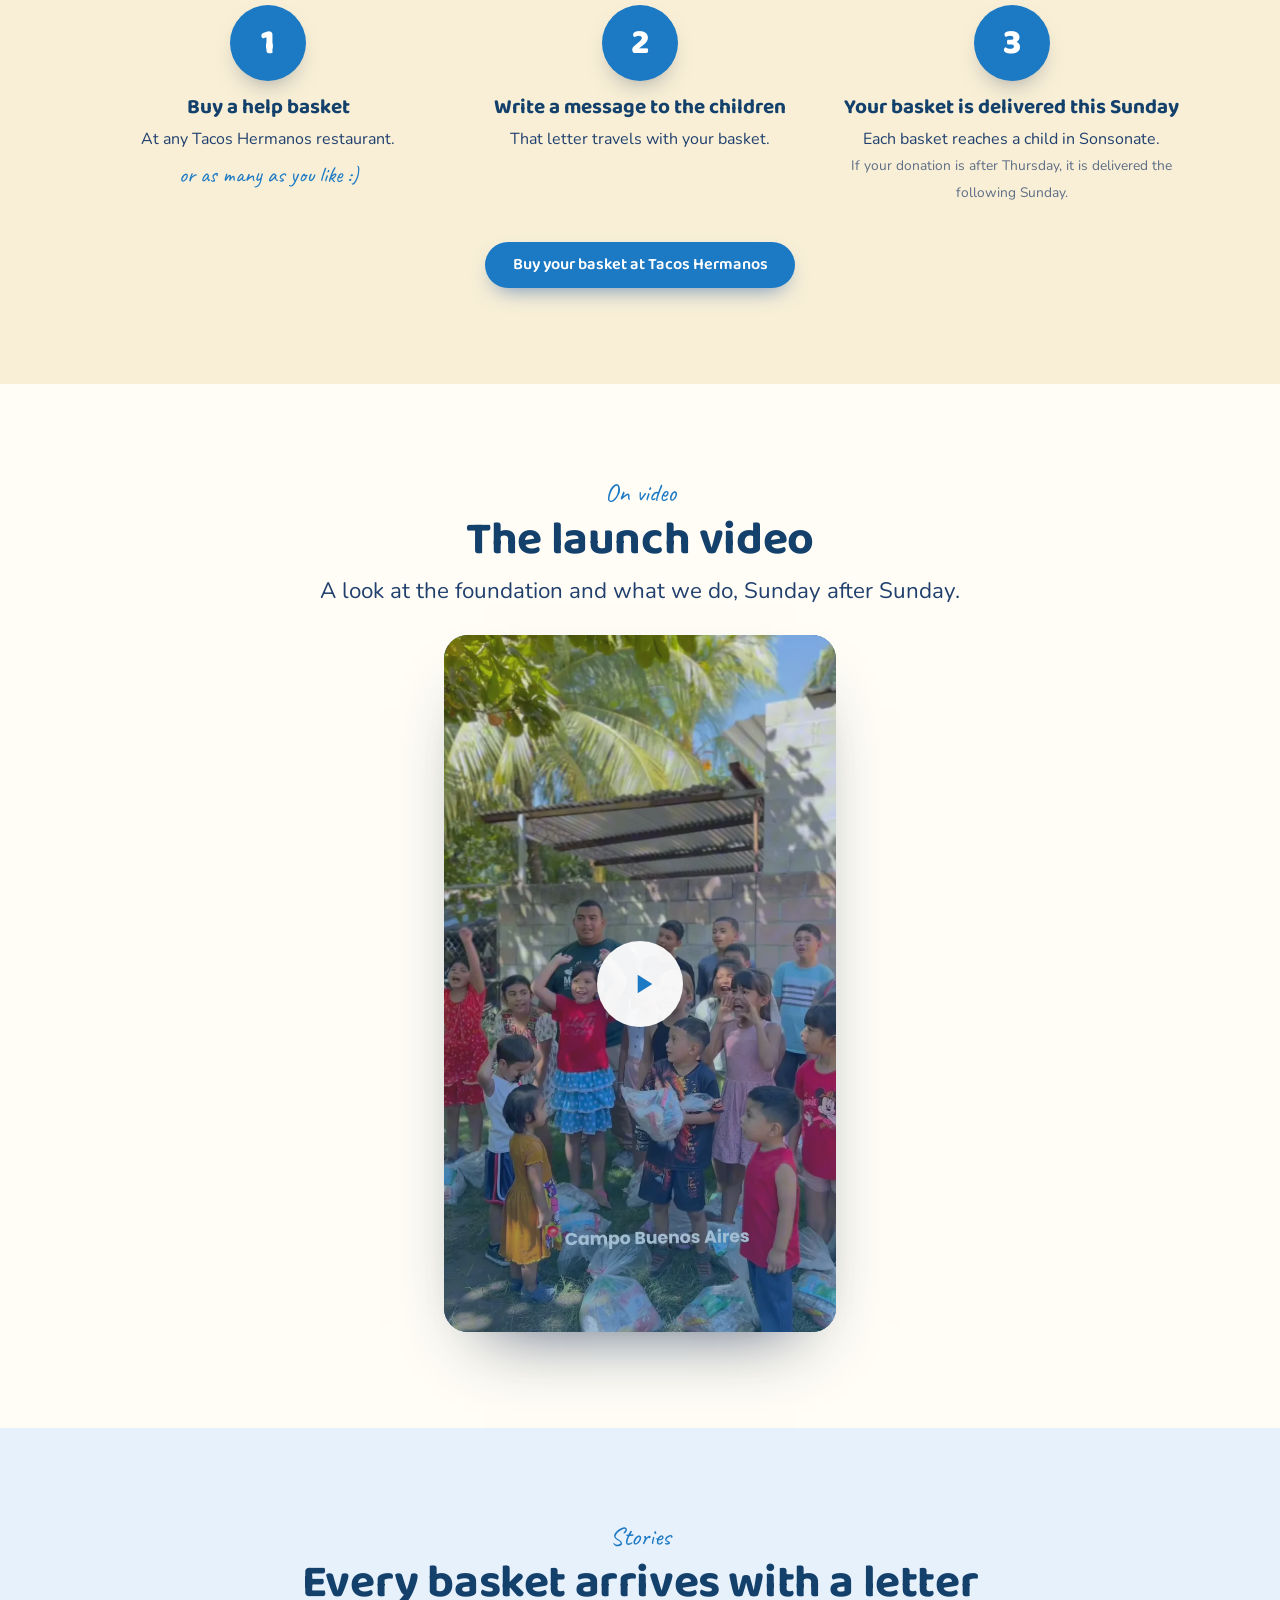
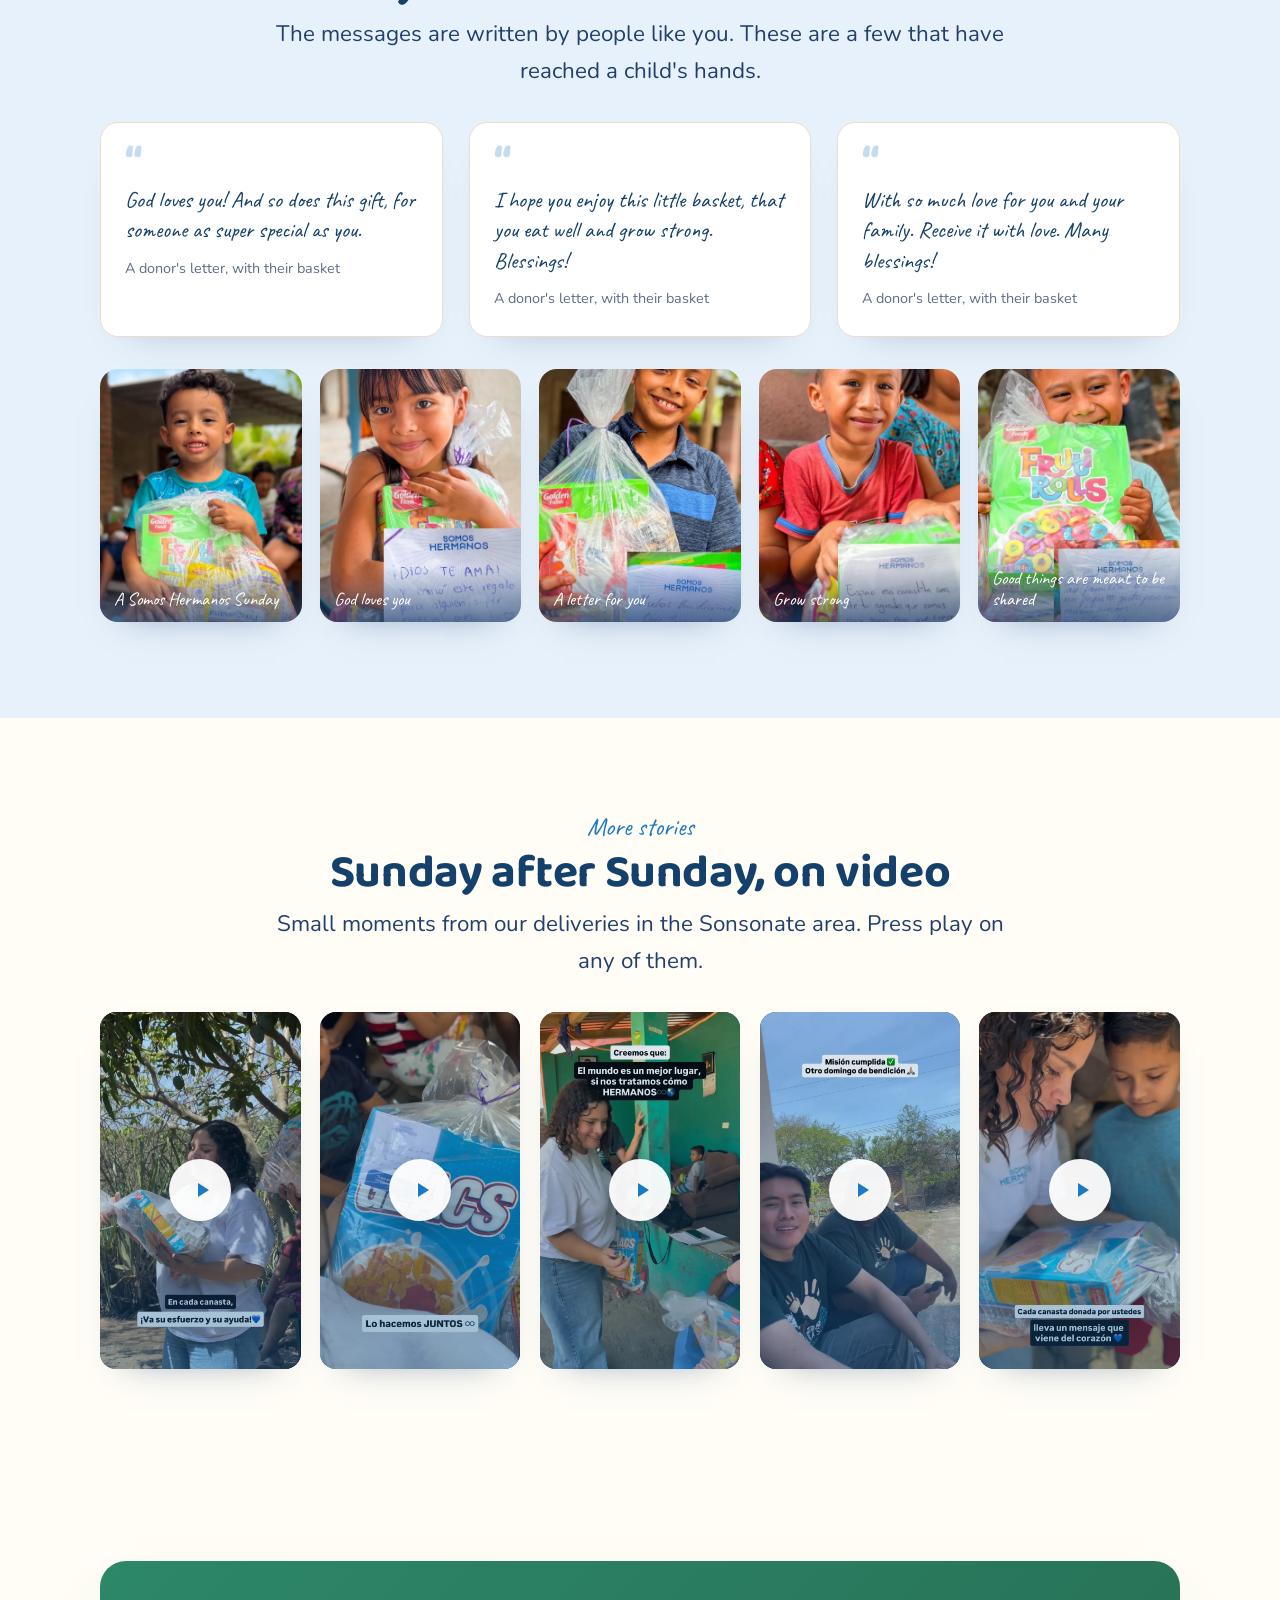
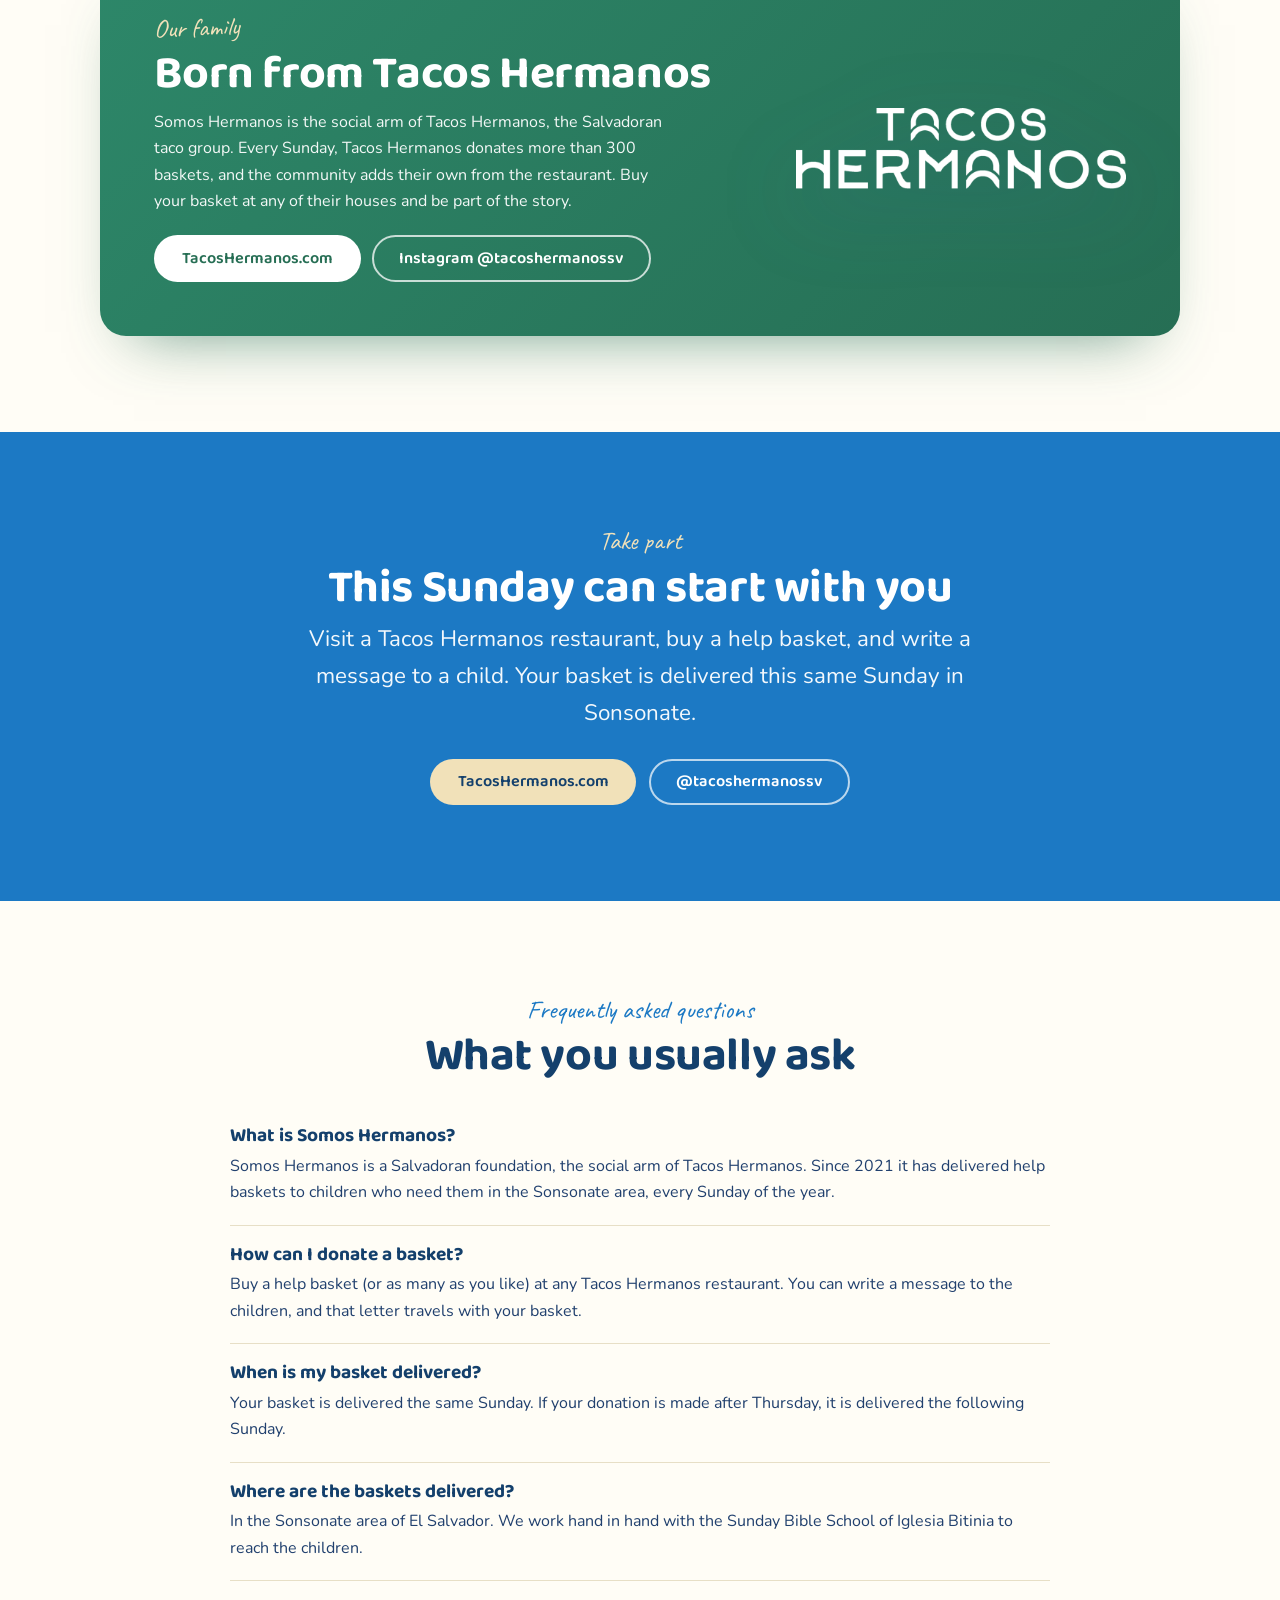
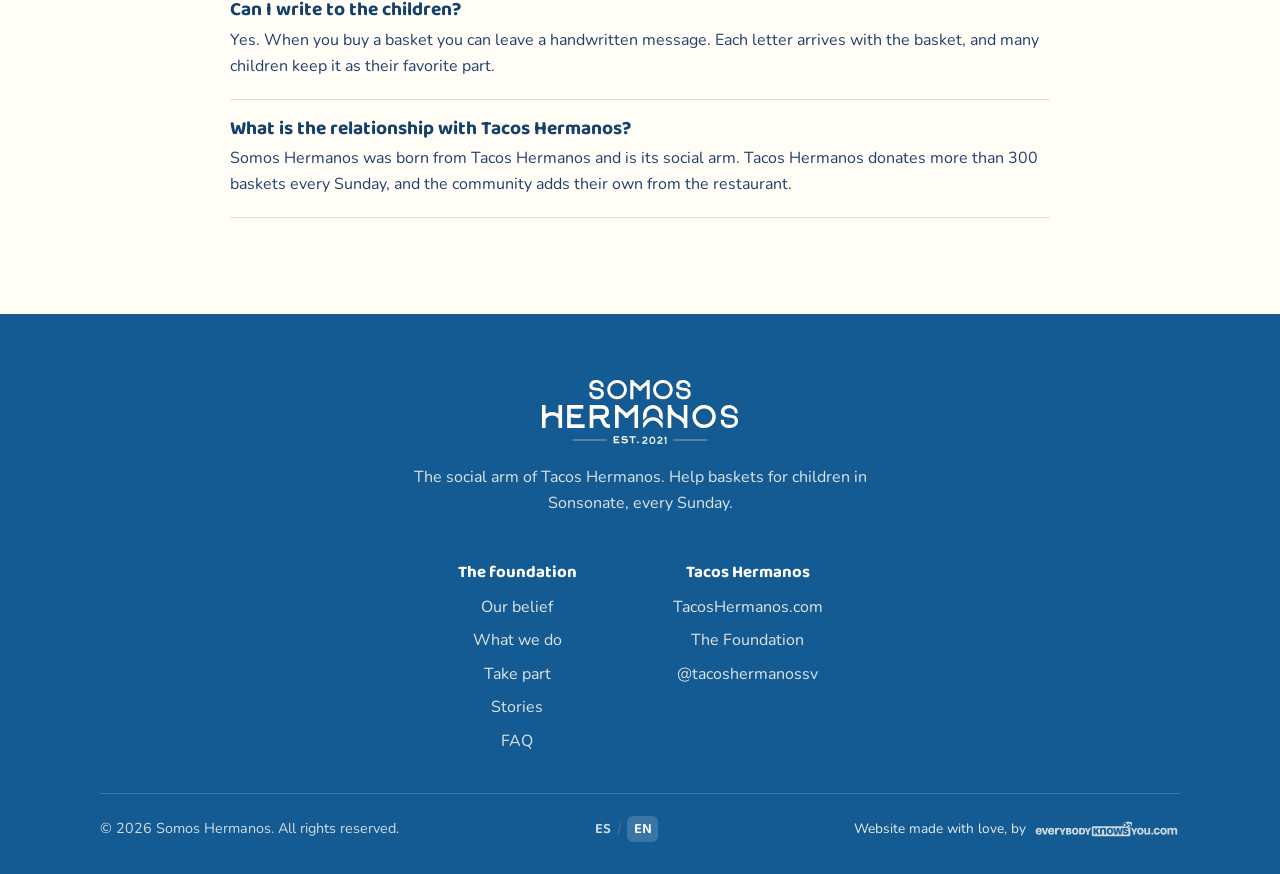
<file: en/index.html>
<!DOCTYPE html>
<html lang="en">
<head>
  <meta charset="UTF-8">
  <meta name="viewport" content="width=device-width, initial-scale=1.0">
  <title>Somos Hermanos, help baskets for children in Sonsonate</title>
  <meta name="description" content="Somos Hermanos delivers help baskets to children in Sonsonate every Sunday. Buy a basket at Tacos Hermanos and add your letter. Be part of it today.">
  <meta name="keywords" content="Somos Hermanos, nonprofit El Salvador, help baskets, children Sonsonate, donate a basket, help children El Salvador, Tacos Hermanos social arm, charity, Sunday donation">

  <link rel="canonical" href="https://somoshermanos.ong/en/">
  <link rel="alternate" hreflang="es" href="https://somoshermanos.ong/">
  <link rel="alternate" hreflang="es-SV" href="https://somoshermanos.ong/">
  <link rel="alternate" hreflang="en" href="https://somoshermanos.ong/en/">
  <link rel="alternate" hreflang="x-default" href="https://somoshermanos.ong/">

  <meta property="og:title" content="Somos Hermanos, help baskets for children in Sonsonate">
  <meta property="og:description" content="Every Sunday we bring help baskets to children who need them. Buy a basket at Tacos Hermanos and add your letter. Be part of it.">
  <meta property="og:type" content="website">
  <meta property="og:url" content="https://somoshermanos.ong/en/">
  <meta property="og:image" content="https://somoshermanos.ong/assets/images/social-share/social-share-somos-hermanos-somoshermanos.ong.jpg">
  <meta property="og:image:width" content="1200">
  <meta property="og:image:height" content="630">
  <meta property="og:image:alt" content="Children in Sonsonate celebrating with their Somos Hermanos help baskets">
  <meta property="og:site_name" content="Somos Hermanos">
  <meta property="og:locale" content="en_US">
  <meta property="og:locale:alternate" content="es_SV">

  <meta name="twitter:card" content="summary_large_image">
  <meta name="twitter:title" content="Somos Hermanos, help baskets for children in Sonsonate">
  <meta name="twitter:description" content="Every Sunday we bring help baskets to children who need them. Buy a basket at Tacos Hermanos and add your letter.">
  <meta name="twitter:image" content="https://somoshermanos.ong/assets/images/social-share/social-share-somos-hermanos-somoshermanos.ong.jpg">

  <meta name="robots" content="index, follow, max-image-preview:large, max-snippet:-1, max-video-preview:-1">
  <meta name="author" content="Somos Hermanos">
  <meta name="theme-color" content="#1C79C4">
  <meta name="geo.region" content="SV">
  <meta name="geo.placename" content="Sonsonate, El Salvador">
  <meta http-equiv="content-language" content="en">

  <link rel="icon" href="../favicon.ico" sizes="any">
  <link rel="icon" type="image/png" sizes="32x32" href="../favicon-32x32.png">
  <link rel="icon" type="image/png" sizes="16x16" href="../favicon-16x16.png">
  <link rel="apple-touch-icon" sizes="180x180" href="../apple-touch-icon.png">
  <link rel="manifest" href="../site.webmanifest">
  <link rel="alternate" type="text/plain" title="llms.txt" href="https://somoshermanos.ong/llms.txt">

  <link rel="preload" as="image" href="../assets/images/hero/hero-somos-hermanos-somoshermanos.ong.webp" type="image/webp">
  <link rel="preconnect" href="https://fonts.googleapis.com">
  <link rel="preconnect" href="https://fonts.gstatic.com" crossorigin>
  <link rel="preload" as="style" href="https://fonts.googleapis.com/css2?family=Baloo+2:wght@500;600;700;800&family=Caveat:wght@600;700&family=Nunito:wght@400;600;700;800&display=swap">
  <link rel="stylesheet" href="https://fonts.googleapis.com/css2?family=Baloo+2:wght@500;600;700;800&family=Caveat:wght@600;700&family=Nunito:wght@400;600;700;800&display=swap" media="print" onload="this.media='all'">
  <noscript><link rel="stylesheet" href="https://fonts.googleapis.com/css2?family=Baloo+2:wght@500;600;700;800&family=Caveat:wght@600;700&family=Nunito:wght@400;600;700;800&display=swap"></noscript>

  <link rel="stylesheet" href="../assets/css/tokens.css">
  <link rel="stylesheet" href="../assets/css/styles.css">

  <script type="application/ld+json">
  {
    "@context": "https://schema.org",
    "@graph": [
      {
        "@type": ["NGO", "Organization"],
        "@id": "https://somoshermanos.ong/#org",
        "name": "Somos Hermanos",
        "alternateName": ["Somos Hermanos Foundation", "Somos Hermanos El Salvador"],
        "url": "https://somoshermanos.ong/",
        "logo": "https://somoshermanos.ong/assets/images/logos/wordmark-blue-somos-hermanos-somoshermanos.ong.svg",
        "image": "https://somoshermanos.ong/assets/images/social-share/social-share-somos-hermanos-somoshermanos.ong.jpg",
        "slogan": "The world is a better place when we treat each other as brothers",
        "description": "Somos Hermanos is the social arm of Tacos Hermanos. Every Sunday it delivers help baskets to children who need them in the Sonsonate area of El Salvador. Founded in 2021.",
        "foundingDate": "2021",
        "areaServed": [{"@type": "Place", "name": "Sonsonate, El Salvador"}, {"@type": "Country", "name": "El Salvador"}],
        "knowsLanguage": ["es", "en"],
        "knowsAbout": ["help baskets", "child welfare", "charity", "donations", "Sonsonate", "Sunday Bible School"],
        "parentOrganization": {"@type": "Organization", "name": "Tacos Hermanos", "url": "https://tacoshermanos.com/"},
        "sameAs": ["https://tacoshermanos.com/en/foundation.html"]
      },
      {
        "@type": "WebSite",
        "@id": "https://somoshermanos.ong/#website",
        "url": "https://somoshermanos.ong/",
        "name": "Somos Hermanos",
        "inLanguage": ["es", "en"],
        "publisher": {"@id": "https://somoshermanos.ong/#org"}
      },
      {
        "@type": "FAQPage",
        "@id": "https://somoshermanos.ong/en/#faq",
        "mainEntity": [
          {"@type": "Question", "name": "What is Somos Hermanos?", "acceptedAnswer": {"@type": "Answer", "text": "Somos Hermanos is a Salvadoran foundation, the social arm of Tacos Hermanos. Since 2021 it has delivered help baskets to children who need them in the Sonsonate area, every Sunday of the year."}},
          {"@type": "Question", "name": "How can I donate a basket?", "acceptedAnswer": {"@type": "Answer", "text": "Buy a help basket (or as many as you like) at any Tacos Hermanos restaurant. You can write a message to the children, and that letter travels with your basket."}},
          {"@type": "Question", "name": "When is my basket delivered?", "acceptedAnswer": {"@type": "Answer", "text": "Your basket is delivered the same Sunday. If your donation is made after Thursday, it is delivered the following Sunday."}},
          {"@type": "Question", "name": "Where are the baskets delivered?", "acceptedAnswer": {"@type": "Answer", "text": "In the Sonsonate area of El Salvador. We work hand in hand with the Sunday Bible School of Iglesia Bitinia to reach the children."}},
          {"@type": "Question", "name": "Can I write to the children?", "acceptedAnswer": {"@type": "Answer", "text": "Yes. When you buy a basket you can leave a handwritten message. Each letter arrives with the basket, and many children keep it as their favorite part."}},
          {"@type": "Question", "name": "What is the relationship with Tacos Hermanos?", "acceptedAnswer": {"@type": "Answer", "text": "Somos Hermanos was born from Tacos Hermanos and is its social arm. Tacos Hermanos donates more than 300 baskets every Sunday, and the community adds their own from the restaurant."}}
        ]
      }
    ]
  }
  </script>
</head>
<body>
<a class="sr-only" href="#main">Skip to content</a>
<header class="site-header" id="top">
  <div class="wrap site-header__inner">
    <a class="brand" href="index.html" aria-label="Somos Hermanos, home">
      <img class="brand__word" src="../assets/images/logos/wordmark-blue-somos-hermanos-somoshermanos.ong.svg" alt="Somos Hermanos" width="150" height="26">
    </a>
    <button class="nav-toggle" aria-label="Open menu" aria-expanded="false"><span></span><span></span><span></span></button>
    <nav class="nav" aria-label="Main">
      <a href="#creencia">The foundation</a>
      <a href="#que-hacemos">What we do</a>
      <a href="#ser-parte">Take part</a>
      <a href="#historias">Stories</a>
      <a href="#tacos-hermanos">Tacos Hermanos</a>
      <span class="lang"><a href="../index.html" hreflang="es">ES</a><span class="sep">/</span><span class="active">EN</span></span>
      <a class="btn btn--blue" href="#ser-parte">Take part</a>
    </nav>
  </div>
</header>

<main id="main">

  <!-- HERO -->
  <section class="hero">
    <div class="hero__media">
      <img src="../assets/images/hero/hero-somos-hermanos-somoshermanos.ong.webp" alt="Children in Sonsonate celebrating with their Somos Hermanos help baskets" fetchpriority="high" width="1600" height="1082">
    </div>
    <div class="wrap hero__inner">
      <span class="eyebrow">The social arm of Tacos Hermanos</span>
      <h1>The world is a better place when we treat each other as <span class="hl">brothers</span></h1>
      <p class="hero__sub">Every Sunday we bring help baskets to children who need them in the Sonsonate area. For more than five years, Sunday after Sunday.</p>
      <div class="hero__cta">
        <a class="btn btn--cream" href="#ser-parte">Buy a basket</a>
        <a class="btn btn--ghost" href="#que-hacemos">Meet the foundation</a>
      </div>
    </div>
  </section>

  <!-- BELIEF / VERSE -->
  <section class="section" id="creencia">
    <div class="wrap narrow">
      <span class="eyebrow reveal">Our belief</span>
      <h2 class="h-lead reveal">Born from one firm belief</h2>
      <p class="lead reveal mt-1">Somos Hermanos began more than five years ago from a simple idea: that small actions, repeated every Sunday, can change the course of a child's life. We believe the world gets better when we treat each other as brothers.</p>
      <div class="verse reveal mt-4">
        <p class="verse__q">&ldquo;Whoever loves God must also love their brother.&rdquo;</p>
        <p class="verse__cite">1 John 4:21</p>
      </div>
      <p class="lead reveal mt-4">None of this would be possible without the help of God, and without every person who chooses to share something good with those who need it most.</p>
    </div>
  </section>

  <!-- WHAT WE DO + IMPACT -->
  <section class="section section--blue" id="que-hacemos">
    <div class="wrap">
      <div class="narrow center">
        <span class="eyebrow reveal">What we do</span>
        <h2 class="h-lead reveal">Sunday after Sunday, baskets that reach those who need them</h2>
        <p class="lead reveal mt-1">We bring food help baskets to children in the Sonsonate area. Each basket arrives with food and, very often, with a handwritten letter for a child.</p>
      </div>
      <div class="stats">
        <div class="stat reveal">
          <div class="stat__num">+300</div>
          <div class="stat__label">baskets every Sunday</div>
          <div class="stat__sub">donated by Tacos Hermanos, every Sunday of the year</div>
        </div>
        <div class="stat reveal">
          <div class="stat__num">+5</div>
          <div class="stat__label">years helping</div>
          <div class="stat__sub">supporting children who need it in Sonsonate</div>
        </div>
        <div class="stat reveal">
          <div class="stat__num">427</div>
          <div class="stat__label">baskets in one Sunday</div>
          <div class="stat__sub">300 from the foundation and 127 donated by the community</div>
        </div>
      </div>
      <div class="split mt-4">
        <div class="reveal">
          <h3>Hand in hand with Iglesia Bitinia</h3>
          <p class="lead mt-1">We work alongside the Sunday Bible School program of Iglesia Bitinia to deliver these baskets to the children, Sunday after Sunday. They know the families and help make sure each basket reaches the right hands.</p>
        </div>
        <div class="split__art reveal">
          <img src="../assets/images/logos/emblem-globo-somos-hermanos-somoshermanos.ong.webp" alt="Illustration of two hands holding the world, the Somos Hermanos emblem" loading="lazy" width="440" height="640" style="filter:brightness(0) invert(1);opacity:.96">
        </div>
      </div>
    </div>
  </section>

  <!-- HOW TO TAKE PART -->
  <section class="section section--cream" id="ser-parte">
    <div class="wrap center">
      <span class="eyebrow reveal">How can I take part?</span>
      <h2 class="h-lead reveal">Taking part is this simple</h2>
    </div>
    <div class="wrap">
      <div class="steps">
        <div class="step reveal">
          <div class="step__n" style="background:var(--blue);color:#fff">1</div>
          <h3>Buy a help basket</h3>
          <p style="color:var(--ink)">At any Tacos Hermanos restaurant.</p>
          <span class="hand" style="color:var(--blue)">or as many as you like :)</span>
        </div>
        <div class="step reveal">
          <div class="step__n" style="background:var(--blue);color:#fff">2</div>
          <h3>Write a message to the children</h3>
          <p style="color:var(--ink)">That letter travels with your basket.</p>
        </div>
        <div class="step reveal">
          <div class="step__n" style="background:var(--blue);color:#fff">3</div>
          <h3>Your basket is delivered this Sunday</h3>
          <p style="color:var(--ink)">Each basket reaches a child in Sonsonate.</p>
          <span class="step__note" style="color:var(--muted)">If your donation is after Thursday, it is delivered the following Sunday.</span>
        </div>
      </div>
      <div class="center mt-4 reveal">
        <a class="btn btn--blue" href="#tacos-hermanos">Buy your basket at Tacos Hermanos</a>
      </div>
    </div>
  </section>

  <!-- LAUNCH VIDEO -->
  <section class="section" id="video">
    <div class="wrap narrow center">
      <span class="eyebrow reveal">On video</span>
      <h2 class="h-lead reveal">The launch video</h2>
      <p class="lead reveal mt-1">A look at the foundation and what we do, Sunday after Sunday.</p>
    </div>
    <div class="wrap reveal mt-3">
      <div class="vplayer">
        <div class="vfacade">
          <video preload="none" playsinline
            poster="../assets/images/video/poster-lanzamiento-somos-hermanos-somoshermanos.ong.webp">
            <source src="../assets/video/video-lanzamiento-somos-hermanos-somoshermanos.ong.mp4" type="video/mp4">
            Your browser cannot play this video.
          </video>
          <button class="vfacade__play" type="button" aria-label="Play the launch video">
            <span class="vfacade__disc"><svg viewBox="0 0 24 24" fill="currentColor" aria-hidden="true"><path d="M8 5v14l11-7z"/></svg></span>
          </button>
        </div>
      </div>
    </div>
  </section>

  <!-- STORIES / GALLERY -->
  <section class="section section--bluesoft" id="historias">
    <div class="wrap">
      <div class="narrow center">
        <span class="eyebrow reveal">Stories</span>
        <h2 class="h-lead reveal">Every basket arrives with a letter</h2>
        <p class="lead reveal mt-1">The messages are written by people like you. These are a few that have reached a child's hands.</p>
      </div>

      <div class="letters">
        <blockquote class="letter reveal">
          <span class="letter__mark">&ldquo;</span>
          <p>God loves you! And so does this gift, for someone as super special as you.</p>
          <cite>A donor's letter, with their basket</cite>
        </blockquote>
        <blockquote class="letter reveal">
          <span class="letter__mark">&ldquo;</span>
          <p>I hope you enjoy this little basket, that you eat well and grow strong. Blessings!</p>
          <cite>A donor's letter, with their basket</cite>
        </blockquote>
        <blockquote class="letter reveal">
          <span class="letter__mark">&ldquo;</span>
          <p>With so much love for you and your family. Receive it with love. Many blessings!</p>
          <cite>A donor's letter, with their basket</cite>
        </blockquote>
      </div>

      <div class="gallery mt-4">
        <figure class="reveal"><img src="../assets/images/gallery/nino-azul-canasta-somos-hermanos-somoshermanos.ong.webp" alt="Boy in a turquoise shirt smiling with his Somos Hermanos help basket" loading="lazy"><figcaption>A Somos Hermanos Sunday</figcaption></figure>
        <figure class="reveal"><img src="../assets/images/gallery/nina-carta-dios-te-ama-somos-hermanos-somoshermanos.ong.webp" alt="Girl holding a basket with a letter that reads God loves you" loading="lazy"><figcaption>God loves you</figcaption></figure>
        <figure class="reveal"><img src="../assets/images/gallery/nino-carta-canasta-somos-hermanos-somoshermanos.ong.webp" alt="Boy with his help basket and a letter stamped with the Somos Hermanos mark" loading="lazy"><figcaption>A letter for you</figcaption></figure>
        <figure class="reveal"><img src="../assets/images/gallery/nino-rojo-canasta-somos-hermanos-somoshermanos.ong.webp" alt="Boy in a red shirt holding his basket and his letter" loading="lazy"><figcaption>Grow strong</figcaption></figure>
        <figure class="reveal"><img src="../assets/images/gallery/nino-canasta-frutas-somos-hermanos-somoshermanos.ong.webp" alt="Boy smiling with a basket full of fruit and treats" loading="lazy"><figcaption>Good things are meant to be shared</figcaption></figure>
      </div>
    </div>
  </section>

  <!-- MORE STORIES ON VIDEO -->
  <section class="section" id="mas-historias">
    <div class="wrap">
      <div class="narrow center">
        <span class="eyebrow reveal">More stories</span>
        <h2 class="h-lead reveal">Sunday after Sunday, on video</h2>
        <p class="lead reveal mt-1">Small moments from our deliveries in the Sonsonate area. Press play on any of them.</p>
      </div>
      <div class="vwall">
        <div class="vcard vfacade reveal"><video preload="none" playsinline poster="../assets/images/video/poster-historia-domingo-1-somos-hermanos-somoshermanos.ong.webp"><source src="../assets/video/historia-domingo-1-somos-hermanos-somoshermanos.ong.mp4" type="video/mp4">Your browser cannot play this video.</video><button class="vfacade__play" type="button" aria-label="Play story"><span class="vfacade__disc"><svg viewBox="0 0 24 24" fill="currentColor" aria-hidden="true"><path d="M8 5v14l11-7z"/></svg></span></button></div>
        <div class="vcard vfacade reveal"><video preload="none" playsinline poster="../assets/images/video/poster-historia-domingo-2-somos-hermanos-somoshermanos.ong.webp"><source src="../assets/video/historia-domingo-2-somos-hermanos-somoshermanos.ong.mp4" type="video/mp4">Your browser cannot play this video.</video><button class="vfacade__play" type="button" aria-label="Play story"><span class="vfacade__disc"><svg viewBox="0 0 24 24" fill="currentColor" aria-hidden="true"><path d="M8 5v14l11-7z"/></svg></span></button></div>
        <div class="vcard vfacade reveal"><video preload="none" playsinline poster="../assets/images/video/poster-historia-domingo-3-somos-hermanos-somoshermanos.ong.webp"><source src="../assets/video/historia-domingo-3-somos-hermanos-somoshermanos.ong.mp4" type="video/mp4">Your browser cannot play this video.</video><button class="vfacade__play" type="button" aria-label="Play story"><span class="vfacade__disc"><svg viewBox="0 0 24 24" fill="currentColor" aria-hidden="true"><path d="M8 5v14l11-7z"/></svg></span></button></div>
        <div class="vcard vfacade reveal"><video preload="none" playsinline poster="../assets/images/video/poster-historia-domingo-4-somos-hermanos-somoshermanos.ong.webp"><source src="../assets/video/historia-domingo-4-somos-hermanos-somoshermanos.ong.mp4" type="video/mp4">Your browser cannot play this video.</video><button class="vfacade__play" type="button" aria-label="Play story"><span class="vfacade__disc"><svg viewBox="0 0 24 24" fill="currentColor" aria-hidden="true"><path d="M8 5v14l11-7z"/></svg></span></button></div>
        <div class="vcard vfacade reveal"><video preload="none" playsinline poster="../assets/images/video/poster-historia-domingo-5-somos-hermanos-somoshermanos.ong.webp"><source src="../assets/video/historia-domingo-5-somos-hermanos-somoshermanos.ong.mp4" type="video/mp4">Your browser cannot play this video.</video><button class="vfacade__play" type="button" aria-label="Play story"><span class="vfacade__disc"><svg viewBox="0 0 24 24" fill="currentColor" aria-hidden="true"><path d="M8 5v14l11-7z"/></svg></span></button></div>
      </div>
    </div>
  </section>

  <!-- TACOS HERMANOS -->
  <section class="section" id="tacos-hermanos">
    <div class="wrap">
      <div class="th-band reveal">
        <div>
          <span class="eyebrow" style="color:var(--cream)">Our family</span>
          <h2 class="h-lead" style="color:#fff">Born from Tacos Hermanos</h2>
          <p>Somos Hermanos is the social arm of Tacos Hermanos, the Salvadoran taco group. Every Sunday, Tacos Hermanos donates more than 300 baskets, and the community adds their own from the restaurant. Buy your basket at any of their houses and be part of the story.</p>
          <div class="th-band__cta">
            <a class="btn btn--cream" href="https://tacoshermanos.com" target="_blank" rel="noopener">TacosHermanos.com</a>
            <a class="btn btn--ghost" href="https://www.instagram.com/tacoshermanossv" target="_blank" rel="noopener">Instagram @tacoshermanossv</a>
          </div>
        </div>
        <div class="split__art">
          <img src="../assets/images/logos/logo-tacos-hermanos-blanco-somoshermanos.ong.webp" alt="Tacos Hermanos logo" width="330" height="81" loading="lazy" style="max-width:330px;width:100%">
        </div>
      </div>
    </div>
  </section>

  <!-- FINAL CTA -->
  <section class="section section--blue">
    <div class="wrap narrow cta-final">
      <span class="eyebrow reveal">Take part</span>
      <h2 class="h-lead reveal">This Sunday can start with you</h2>
      <p class="lead reveal mt-1">Visit a Tacos Hermanos restaurant, buy a help basket, and write a message to a child. Your basket is delivered this same Sunday in Sonsonate.</p>
      <div class="hero__cta reveal" style="justify-content:center">
        <a class="btn btn--cream" href="https://tacoshermanos.com" target="_blank" rel="noopener">TacosHermanos.com</a>
        <a class="btn btn--ghost" href="https://www.instagram.com/tacoshermanossv" target="_blank" rel="noopener">@tacoshermanossv</a>
      </div>
    </div>
  </section>

  <!-- FAQ -->
  <section class="section" id="faq">
    <div class="wrap">
      <div class="narrow center">
        <span class="eyebrow reveal">Frequently asked questions</span>
        <h2 class="h-lead reveal">What you usually ask</h2>
      </div>
      <div class="faq mt-3">
        <div class="faq-item reveal"><h3>What is Somos Hermanos?</h3><p>Somos Hermanos is a Salvadoran foundation, the social arm of Tacos Hermanos. Since 2021 it has delivered help baskets to children who need them in the Sonsonate area, every Sunday of the year.</p></div>
        <div class="faq-item reveal"><h3>How can I donate a basket?</h3><p>Buy a help basket (or as many as you like) at any Tacos Hermanos restaurant. You can write a message to the children, and that letter travels with your basket.</p></div>
        <div class="faq-item reveal"><h3>When is my basket delivered?</h3><p>Your basket is delivered the same Sunday. If your donation is made after Thursday, it is delivered the following Sunday.</p></div>
        <div class="faq-item reveal"><h3>Where are the baskets delivered?</h3><p>In the Sonsonate area of El Salvador. We work hand in hand with the Sunday Bible School of Iglesia Bitinia to reach the children.</p></div>
        <div class="faq-item reveal"><h3>Can I write to the children?</h3><p>Yes. When you buy a basket you can leave a handwritten message. Each letter arrives with the basket, and many children keep it as their favorite part.</p></div>
        <div class="faq-item reveal"><h3>What is the relationship with Tacos Hermanos?</h3><p>Somos Hermanos was born from Tacos Hermanos and is its social arm. Tacos Hermanos donates more than 300 baskets every Sunday, and the community adds their own from the restaurant.</p></div>
      </div>
    </div>
  </section>

</main>

<footer class="site-footer">
  <div class="wrap">
    <a class="footer-logo" href="#top" aria-label="Somos Hermanos, back to top">
      <img src="../assets/images/logos/wordmark-white-somos-hermanos-somoshermanos.ong.svg" alt="Somos Hermanos" width="320" height="52">
    </a>
    <p class="footer-tag">The social arm of Tacos Hermanos. Help baskets for children in Sonsonate, every Sunday.</p>
    <div class="footer-grid">
      <div class="footer-col">
        <h4>The foundation</h4>
        <ul class="footer-list">
          <li><a href="#creencia">Our belief</a></li>
          <li><a href="#que-hacemos">What we do</a></li>
          <li><a href="#ser-parte">Take part</a></li>
          <li><a href="#historias">Stories</a></li>
          <li><a href="#faq">FAQ</a></li>
        </ul>
      </div>
      <div class="footer-col">
        <h4>Tacos Hermanos</h4>
        <ul class="footer-list">
          <li><a href="https://tacoshermanos.com" target="_blank" rel="noopener">TacosHermanos.com</a></li>
          <li><a href="https://tacoshermanos.com/en/foundation.html" target="_blank" rel="noopener">The Foundation</a></li>
          <li><a href="https://www.instagram.com/tacoshermanossv" target="_blank" rel="noopener">@tacoshermanossv</a></li>
        </ul>
      </div>
    </div>
    <div class="footer-bottom">
      <span>&copy; 2026 Somos Hermanos. All rights reserved.</span>
      <span class="lang"><a href="../index.html" hreflang="es">ES</a><span class="sep">/</span><span class="active">EN</span></span>
      <a class="eky-credit" href="https://everybodyknowsyou.com" target="_blank" rel="noopener" aria-label="Website made with love by everybodyknowsyou.com">
        <span class="eky-credit__text">Website made with love, by</span>
        <svg role="img" aria-label="everybodyknowsyou.com" id="Layer_1" data-name="Layer 1" xmlns="http://www.w3.org/2000/svg" viewBox="0 0 1296.95 160.34"><defs><style>.cls-1 { fill: var(--eky-bg, #ffffff); } .cls-2 { fill: var(--eky-fg, currentColor); }</style></defs><g><g><g><rect class="cls-2" x="515.16" y="55.21" width="342.62" height="90.52" rx="12" ry="12"/><path class="cls-1" d="M530.13,71.12h16.6v15.46l-.24,6.96h.32l3.32-4.61,15.14-17.81h19.83l-22.02,25.02,22.18,33.68h-19.92l-13.76-20.73-4.86,5.34v15.38h-16.6v-58.69Z"/><path class="cls-1" d="M604.13,71.12v8.01h.32c4.53-6.23,10.53-9.23,18.54-9.23,12.47,0,18.94,7.29,18.94,22.02v37.89h-16.6v-35.3c0-7.69-2.75-10.85-8.58-10.85-7.21,0-11.82,4.7-11.82,12.14v34h-16.6v-58.69h15.79Z"/><path class="cls-1" d="M647.37,100.43c0-17.57,11.09-30.52,29.31-30.52s29.31,12.95,29.31,30.52-11.09,30.6-29.31,30.6-29.31-13.03-29.31-30.6ZM688.66,100.43c0-9.8-3.81-17.16-11.98-17.16s-11.98,7.37-11.98,17.16,3.81,17.24,11.98,17.24,11.98-7.45,11.98-17.24Z"/><path class="cls-1" d="M705.66,71.12h17.57l6.64,35.62c.41,2.02.73,4.86,1.14,6.88h.32l1.21-6.88,6.88-35.62h18.54l7.45,35.62,1.29,6.88h.32l1.05-6.88,5.99-35.62h17.24l-13.28,58.69h-21.53l-6.64-32.38-1.29-6.88h-.32l-1.21,6.88-6.56,32.38h-21.45l-13.36-58.69Z"/><path class="cls-1" d="M791.81,110.79l17-.08c.57,4.78,3.72,7.53,9.31,7.53,4.61,0,7.85-1.7,7.85-5.26,0-2.67-1.78-4.37-5.59-5.26l-14.09-3.24c-8.98-2.02-13.84-7.77-13.84-16.27,0-11.5,8.99-18.3,24.69-18.3,14.65,0,23.56,6.96,23.8,18.05h-17c-.49-3.32-2.67-5.67-7.69-5.67-4.37,0-7.21,1.54-7.21,4.61,0,2.43,1.7,3.81,5.59,4.7l14.09,3.24c9.23,2.1,14.09,8.18,14.09,16.84,0,12.71-10.28,19.35-24.77,19.35-16.19,0-25.99-7.77-26.23-20.24Z"/></g><g><path class="cls-2" d="M918.06,100.39c0-17.57,11.09-30.52,29.31-30.52s29.31,12.95,29.31,30.52-11.09,30.6-29.31,30.6-29.31-13.03-29.31-30.6ZM959.34,100.39c0-9.8-3.81-17.16-11.98-17.16s-11.98,7.37-11.98,17.16,3.81,17.24,11.98,17.24,11.98-7.45,11.98-17.24Z"/><path class="cls-2" d="M1018.85,129.78v-7.85h-.32c-4.61,6.15-10.52,9.07-17.89,9.07-11.98,0-18.46-7.29-18.46-21.94v-37.97h16.6v35.38c0,7.69,2.83,10.77,8.18,10.77,6.56,0,11.09-4.61,11.09-12.63v-33.52h16.6v58.69h-15.79Z"/><path class="cls-2" d="M884.01,109.52l-20.4-38.4h17.84l8.26,17.75c.99,2.06,1.9,4.96,2.89,7.02h.33c.91-2.06,1.82-4.96,2.72-7.02l7.85-17.75h17.51l-20.07,38.57v21.31h-16.93v-21.47Z"/></g><g><path class="cls-2" d="M14.66,100.39c0-17.97,10.85-30.52,29.55-30.52s28.01,12.47,27.36,34.41h-39.35c.89,8.91,4.53,14.01,11.66,14.01,5.67,0,9.31-3,10.44-8.5h16.76c-2.19,13.28-12.31,21.21-26.88,21.21-18.7,0-29.55-12.63-29.55-30.6ZM54.58,92.54c-1.05-6.56-4.78-9.96-10.36-9.96s-9.8,3.64-11.42,9.96h21.78Z"/><path class="cls-2" d="M69.8,71.09h17.49l9.47,35.62c.57,2.02,1.05,4.86,1.62,6.88h.32l1.54-6.88,8.99-35.62h17.16l-17.81,58.69h-21.13l-17.65-58.69Z"/><path class="cls-2" d="M124.69,100.39c0-17.97,10.85-30.52,29.55-30.52s28.01,12.47,27.36,34.41h-39.35c.89,8.91,4.53,14.01,11.66,14.01,5.67,0,9.31-3,10.44-8.5h16.76c-2.19,13.28-12.31,21.21-26.88,21.21-18.7,0-29.55-12.63-29.55-30.6ZM164.61,92.54c-1.05-6.56-4.78-9.96-10.36-9.96s-9.8,3.64-11.42,9.96h21.78Z"/><path class="cls-2" d="M187.44,71.09h15.46v9.47h.32c3.64-7.37,8.74-10.69,15.71-10.69,1.86,0,3.56.24,5.1.81v15.79h-.32c-1.7-.49-3.24-.73-5.18-.73-9.15,0-14.49,5.42-14.49,16.11v27.93h-16.6v-58.69Z"/><path class="cls-2" d="M285.57,71.09h26.15c13.52,0,20.97,5.42,20.97,14.82,0,6.15-3.08,10.36-9.96,12.39v.32c8.02,1.46,12.23,6.23,12.23,13.84,0,10.52-8.42,17.33-21.7,17.33h-27.69v-58.69ZM316.66,88.82c0-3.64-2.02-5.18-6.56-5.18h-7.93v10.77h7.93c4.37,0,6.56-1.86,6.56-5.59ZM318.6,111.24c0-3.81-2.27-5.99-6.88-5.99h-9.55v11.98h9.63c4.45,0,6.8-2.19,6.8-5.99Z"/><path class="cls-2" d="M337.95,100.39c0-17.57,11.09-30.52,29.31-30.52s29.31,12.95,29.31,30.52-11.09,30.6-29.31,30.6-29.31-13.03-29.31-30.6ZM379.24,100.39c0-9.8-3.8-17.16-11.98-17.16s-11.98,7.37-11.98,17.16,3.8,17.24,11.98,17.24,11.98-7.45,11.98-17.24Z"/><path class="cls-2" d="M402.08,71.09h24.13c18.62,0,29.63,10.36,29.63,29.31s-11.01,29.39-29.63,29.39h-24.13v-58.69ZM438.99,100.39c0-10.77-5.83-16.19-13.36-16.19h-6.96v32.46h6.96c7.53,0,13.36-5.51,13.36-16.27Z"/><path class="cls-2" d="M471.04,109.52l-20.4-38.4h17.84l8.26,17.75c.99,2.06,1.9,4.96,2.89,7.02h.33c.91-2.06,1.82-4.96,2.72-7.02l7.85-17.75h17.51l-20.07,38.57v21.31h-16.93v-21.47Z"/><path class="cls-2" d="M245.89,109.52l-20.4-38.4h17.84l8.26,17.75c.99,2.06,1.9,4.96,2.89,7.02h.33c.91-2.06,1.82-4.96,2.72-7.02l7.85-17.75h17.51l-20.07,38.57v21.31h-16.93v-21.47Z"/></g></g><g><g><path class="cls-2" d="M837.89,14.05c5.42-1.65,11.14.47,13.85,5.48.39.72,1.1,1.2,1.88,1.34.7.12,1.52-.2,2.16-.74,4.05-3.38,9.74-3.68,14.06-.7,4.24,2.92,5.92,8.22,4.35,13.25l-6.96,22.26c-2.45,8.46-9.67,14.45-18.27,15.02-8.94.6-17.2-4.68-20.36-13.03-.17-.45-.5-.62-.88-.67s-.66.09-.98.46c-5.78,6.49-15.01,8.59-23.07,5.2-7.59-3.19-12.57-10.83-12.37-19.15.21-8.44,5.67-16.24,13.97-18.77l32.61-9.94ZM844.69,65.73c8.85,1.59,17.31-4.28,18.9-13.13,1.59-8.85-4.28-17.31-13.13-18.9-8.85-1.59-17.31,4.28-18.9,13.13-1.59,8.85,4.28,17.31,13.13,18.9ZM808.72,59.25c8.85,1.59,17.31-4.28,18.9-13.13,1.59-8.85-4.28-17.31-13.13-18.9-8.85-1.59-17.31,4.28-18.9,13.13-1.59,8.85,4.28,17.31,13.13,18.9Z"/><g><path class="cls-1" d="M850.46,33.7c8.85,1.59,14.72,10.06,13.13,18.9-1.59,8.85-10.06,14.72-18.9,13.13-8.85-1.59-14.72-10.06-13.13-18.9s10.06-14.72,18.9-13.13Z"/><path class="cls-1" d="M814.49,27.22c8.85,1.59,14.72,10.06,13.13,18.9-1.59,8.85-10.06,14.72-18.9,13.13-8.85-1.59-14.72-10.06-13.13-18.9,1.59-8.85,10.06-14.72,18.9-13.13Z"/></g></g><g><g><path class="cls-2" d="M847.57,56.91c-.06-.86-.28-1.56-.42-2.47.64.65,1.19,1.16,1.91,1.66,1.12.79,2.71.42,3.44-.7.73-1.11.45-2.64-.68-3.44-.71-.5-1.52-.66-2.4-1.05,1.54-.53,3.13-1,3.41-2.57.17-.93-.14-1.9-.84-2.43-1.03-.79-2.26-.75-3.22.02-.58.46-1.06.91-1.67,1.49.18-.89.4-1.63.45-2.5.09-1.44-1.09-2.58-2.46-2.58s-2.55,1.17-2.48,2.62c.04.85.33,1.53.43,2.46-.47-.54-.95-.89-1.43-1.33-1.13-1.04-2.8-.99-3.77.19-.91,1.1-.66,2.87.58,3.67.72.46,1.49.65,2.34.99-.88.38-1.73.56-2.45,1.09-1.21.89-1.32,2.65-.36,3.69,1.04,1.12,2.62,1.06,3.73.03l1.46-1.34c-.23.92-.51,1.75-.51,2.68,0,1.41,1.2,2.5,2.56,2.45s2.46-1.22,2.37-2.6Z"/><path class="cls-2" d="M847.57,56.91c.09,1.38-1.03,2.55-2.37,2.6s-2.56-1.05-2.56-2.45c0-.94.27-1.76.51-2.68l-1.46,1.34c-1.12,1.03-2.7,1.09-3.73-.03-.96-1.04-.84-2.8.36-3.69.71-.53,1.56-.71,2.45-1.09-.85-.34-1.62-.53-2.34-.99-1.24-.79-1.49-2.57-.58-3.67.97-1.17,2.64-1.23,3.77-.19.48.45.96.79,1.43,1.33-.1-.93-.38-1.61-.43-2.46-.07-1.44,1.07-2.62,2.48-2.62s2.55,1.14,2.46,2.58c-.05.87-.27,1.6-.45,2.5.61-.58,1.09-1.03,1.67-1.49.96-.77,2.19-.81,3.22-.02.7.54,1,1.5.84,2.43-.28,1.57-1.87,2.04-3.41,2.57.88.39,1.69.54,2.4,1.05,1.13.8,1.41,2.33.68,3.44-.73,1.11-2.32,1.48-3.44.7-.72-.5-1.27-1.01-1.91-1.66.14.92.37,1.62.42,2.47Z"/></g><g><path class="cls-2" d="M810.13,50.42c.09-1.04-.23-1.92-.46-2.9.76.65,1.37,1.38,2.24,1.82,1.23.63,2.73.08,3.32-1.08s.21-2.6-.95-3.29c-.73-.43-1.51-.63-2.28-.94.71-.21,1.29-.46,1.92-.73,1.42-.61,1.98-2.23,1.25-3.55s-2.48-1.69-3.67-.79c-.67.5-1.22,1.01-1.84,1.61.23-1.08.58-2.02.43-3.07-.18-1.23-1.33-2.03-2.49-2.01s-2.27.88-2.4,2.1c-.11,1.04.22,1.91.45,2.98-.52-.57-1.04-.93-1.58-1.42-1.11-1-2.86-.89-3.77.32s-.53,2.95.79,3.67c.74.41,1.47.63,2.23.89-.85.33-1.63.52-2.35.98-1.23.78-1.49,2.47-.66,3.57s2.46,1.35,3.58.48c.64-.49,1.17-.96,1.77-1.57-.22,1.07-.56,1.95-.45,2.98.14,1.28,1.29,2.13,2.5,2.11s2.29-.84,2.41-2.17Z"/><path class="cls-2" d="M810.13,50.42c-.12,1.32-1.24,2.14-2.41,2.17s-2.36-.83-2.5-2.11c-.11-1.03.23-1.91.45-2.98-.6.61-1.13,1.08-1.77,1.57-1.12.87-2.73.66-3.58-.48s-.57-2.79.66-3.57c.72-.46,1.5-.64,2.35-.98-.77-.26-1.49-.48-2.23-.89-1.32-.73-1.68-2.5-.79-3.67s2.66-1.32,3.77-.32c.54.49,1.06.85,1.58,1.42-.23-1.07-.56-1.94-.45-2.98.13-1.22,1.24-2.08,2.4-2.1s2.31.78,2.49,2.01c.15,1.05-.2,1.99-.43,3.07.62-.6,1.17-1.1,1.84-1.61,1.2-.9,2.97-.5,3.67.79s.17,2.93-1.25,3.55c-.63.27-1.21.52-1.92.73.77.32,1.55.51,2.28.94,1.16.68,1.53,2.13.95,3.29s-2.09,1.71-3.32,1.08c-.87-.44-1.48-1.17-2.24-1.82.23.98.55,1.86.46,2.9Z"/></g></g></g><g fill="var(--eky-fg, currentColor)"><path d="M1046.08,112.99h15.96v16.61h-15.96v-16.61Z"/><path d="M1065.91,100.33c0-17.49,11.29-30.39,29.1-30.39,13.79,0,25.15,8.06,26.36,22.41h-16.85c-.56-5.8-4.03-9.11-9.43-9.11-8.06,0-11.93,7.42-11.93,17.09s3.79,17.17,11.85,17.17c5.4,0,8.95-3.3,9.67-9.67h16.85c-1.13,14.91-12.66,22.97-26.52,22.97-18.14,0-29.1-12.98-29.1-30.47Z"/><path d="M1124.75,100.33c0-17.49,11.04-30.39,29.18-30.39s29.18,12.9,29.18,30.39-11.04,30.47-29.18,30.47-29.18-12.98-29.18-30.47ZM1165.86,100.33c0-9.75-3.79-17.09-11.93-17.09s-11.93,7.33-11.93,17.09,3.79,17.17,11.93,17.17,11.93-7.42,11.93-17.17Z"/><path d="M1204.31,71.15v7.98h.32c4.43-5.97,10.64-9.19,17.9-9.19s12.41,3.14,15.4,9.19h.32c4.92-6.21,10.72-9.19,17.9-9.19,12.58,0,19.27,8.71,19.27,22.81v36.84h-16.53v-34.26c0-7.66-2.34-11.69-8.06-11.69-6.53,0-10.56,5-10.56,12.9v33.05h-16.53v-34.34c0-7.58-2.42-11.61-8.14-11.61-6.61,0-10.48,5.24-10.48,12.9v33.05h-16.53v-58.44h15.72Z"/></g></svg>
      </a>
    </div>
  </div>
</footer>
<script src="../assets/js/main.js" defer></script>
</body>
</html>
</file>
<file: assets/css/tokens.css>
/* tokens.css — COLORS + FONTS only. The single source of truth. Edit this to re-skin.
   Somos Hermanos, el brazo social de Tacos Hermanos. Palette sampled from the
   brand stand ("Stand Somos Hermanos 23 marzo", curvas), not guessed. */
:root{
  /* Brand palette (official, from the Somos Hermanos brand book) */
  --blue:        #1C79C4;   /* "Hermanos" primary brand blue (logo, headings, buttons) */
  --blue-deep:   #155B93;   /* "Gratitud" deeper blue: hovers, dark bands, footer */
  --blue-ink:    #14406C;   /* deep blue used for body text on light */
  --blue-soft:   #E7F1FB;   /* very light blue tint for cards / alt sections */
  --cream:       #F1E1B9;   /* "Fe" brand cream / secondary */
  --cream-soft:  #F8EFD6;   /* lifted cream for soft bands */
  --green:       #2D8769;   /* Tacos Hermanos "verde hermano" (their brand green) */
  --green-deep:  #266E54;   /* Tacos Hermanos "verde hondo", their footer colour */

  /* Site-level roles */
  --bg:        #FFFDF6;   /* warm near-white page background */
  --ink:       #21406E;   /* main text (deep brand blue, not neutral grey) */
  --muted:     #5E6E86;   /* secondary text */
  --surface:   #FFFFFF;   /* cards */
  --line:      #E7DFC6;   /* hairlines on cream */
  --accent:    var(--blue);
  --accent-2:  var(--cream);

  /* Footer credit colors (read by the EKY credit logo) */
  --footer-bg: var(--blue-deep);
  --footer-fg: #FFFDF6;

  /* Fonts */
  --font-display: 'Baloo 2', system-ui, sans-serif;   /* friendly rounded headings */
  --font-hand:    'Caveat', 'Baloo 2', cursive;        /* handwritten accents */
  --font-body:    'Nunito', system-ui, sans-serif;     /* warm, readable body */

  /* Layout */
  --max: 1160px;
}
</file>
<file: assets/css/styles.css>
/* styles.css — Somos Hermanos. References tokens.css; no raw brand hex here. */

/* ---------- reset ---------- */
*{margin:0;padding:0;box-sizing:border-box}
html{scroll-behavior:smooth}
body{font-family:var(--font-body);color:var(--ink);background:var(--bg);line-height:1.65;-webkit-font-smoothing:antialiased;overflow-x:hidden}
img,svg{max-width:100%;display:block}
a{color:var(--blue-deep);text-decoration:none}
a:hover{text-decoration:underline}
h1,h2,h3,h4{font-family:var(--font-display);line-height:1.08;font-weight:700;color:var(--blue-ink)}
.wrap{max-width:var(--max);margin:0 auto;padding:0 clamp(1.15rem,4vw,2.5rem)}
.narrow{max-width:760px;margin-inline:auto}
.sr-only{position:absolute;width:1px;height:1px;padding:0;margin:-1px;overflow:hidden;clip:rect(0,0,0,0);border:0}

/* ---------- reveal animation ---------- */
.reveal{opacity:0;transform:translateY(22px);transition:opacity .6s ease,transform .6s ease}
.reveal.in{opacity:1;transform:none}
@media (prefers-reduced-motion:reduce){.reveal{opacity:1;transform:none;transition:none}}

/* ---------- buttons ---------- */
.btn{display:inline-flex;align-items:center;gap:.5rem;font-family:var(--font-display);font-weight:600;
  font-size:1.02rem;padding:.82rem 1.6rem;border-radius:999px;border:2px solid transparent;
  cursor:pointer;transition:transform .18s ease,box-shadow .18s ease,background .18s ease;text-decoration:none;line-height:1}
.btn:hover{text-decoration:none;transform:translateY(-2px)}
.btn--blue{background:var(--blue);color:#fff;box-shadow:0 10px 22px -10px rgba(46,99,171,.75)}
.btn--blue:hover{background:var(--blue-deep)}
.btn--cream{background:var(--cream);color:var(--blue-ink)}
.btn--cream:hover{background:var(--cream-soft)}
.btn--ghost{background:transparent;color:#fff;border-color:rgba(255,255,255,.7)}
.btn--ghost:hover{background:rgba(255,255,255,.14)}
.btn--green{background:var(--green);color:#fff}
.btn--green:hover{background:var(--green-deep)}

/* ---------- header ---------- */
.site-header{position:sticky;top:0;z-index:50;background:rgba(255,253,246,.86);backdrop-filter:blur(10px);
  border-bottom:1px solid var(--line)}
.site-header__inner{display:flex;align-items:center;justify-content:space-between;gap:1rem;min-height:68px}
.brand{display:flex;align-items:center;gap:.6rem;color:var(--blue);flex:0 0 auto}
.brand:hover{text-decoration:none}
.brand__mark{height:34px;width:auto;color:var(--blue)}
.brand__word{height:26px;width:auto;color:var(--blue)}
.nav{display:flex;align-items:center;gap:clamp(.5rem,1.6vw,1.5rem)}
.nav a{font-family:var(--font-display);font-weight:600;color:var(--blue-ink);font-size:.98rem}
.nav a:hover{color:var(--blue);text-decoration:none}
.nav .btn{padding:.55rem 1.1rem;font-size:.95rem}
.lang{display:inline-flex;align-items:center;gap:.35rem;font-family:var(--font-display);font-weight:600;font-size:.92rem}
.lang .active{color:var(--blue);background:var(--blue-soft);border-radius:6px;padding:.05rem .4rem}
.lang .sep{color:var(--muted);opacity:.6}
.lang a{color:var(--muted)}
.nav-toggle{display:none;flex-direction:column;justify-content:center;gap:5px;width:44px;height:44px;
  padding:10px 9px;background:none;border:0;cursor:pointer}
.nav-toggle span{display:block;width:100%;height:2.5px;background:var(--blue-ink);border-radius:2px;transition:.25s}

@media (max-width:860px){
  .nav-toggle{display:flex}
  .nav{position:fixed;inset:68px 0 auto 0;flex-direction:column;align-items:stretch;gap:0;
    background:var(--bg);border-bottom:1px solid var(--line);padding:.5rem 1.25rem 1.25rem;
    transform:translateY(-140%);transition:transform .3s ease;box-shadow:0 18px 30px -20px rgba(33,64,110,.4)}
  .nav.open{transform:none}
  .nav a{padding:.7rem .2rem;border-bottom:1px solid var(--line)}
  .nav .btn{margin-top:.8rem;justify-content:center}
  .nav .lang{padding:.7rem .2rem}
}

/* ---------- hero ---------- */
.hero{position:relative;color:#fff;isolation:isolate;min-height:min(88vh,720px);display:flex;align-items:flex-end}
.hero__media{position:absolute;inset:0;z-index:-2}
.hero__media img{width:100%;height:100%;object-fit:cover}
.hero::after{content:"";position:absolute;inset:0;z-index:-1;
  background:linear-gradient(180deg,rgba(20,64,108,.30) 0%,rgba(20,64,108,.32) 40%,rgba(21,91,147,.88) 100%)}
.hero__inner{padding-block:clamp(2rem,7vw,5rem) clamp(2.2rem,6vw,4rem)}
.hero .eyebrow{font-family:var(--font-hand);font-size:clamp(1.5rem,4.5vw,2.3rem);color:var(--cream);
  line-height:1;display:block;margin-bottom:.3rem;transform:rotate(-2deg);text-shadow:0 2px 14px rgba(20,40,75,.55)}
.hero h1{color:#fff;font-size:clamp(2.1rem,6.2vw,4rem);letter-spacing:-.5px;max-width:16ch;text-shadow:0 2px 20px rgba(20,40,75,.35)}
.hero h1 .hl{color:var(--cream)}
.hero__sub{font-size:clamp(1.05rem,2.4vw,1.3rem);max-width:44ch;margin-top:1rem;color:rgba(255,255,255,.95)}
.hero__cta{display:flex;flex-wrap:wrap;gap:.8rem;margin-top:1.7rem}
.hero__badge{position:absolute;top:clamp(1.2rem,4vw,2.4rem);right:clamp(1.2rem,4vw,2.4rem);z-index:1;
  width:clamp(74px,12vw,120px);height:auto;opacity:.96;filter:drop-shadow(0 6px 16px rgba(20,40,75,.4))}

/* ---------- section rhythm ---------- */
.section{padding:clamp(3.2rem,8vw,6rem) 0}
.section--tight{padding:clamp(2.4rem,6vw,4rem) 0}
.section--cream{background:var(--cream-soft)}
.section--blue{background:var(--blue);color:#fff}
.section--blue h2,.section--blue h3{color:#fff}
.section--bluesoft{background:var(--blue-soft)}
.eyebrow{display:inline-block;font-family:var(--font-hand);font-size:1.6rem;line-height:1;color:var(--blue);transform:rotate(-1.5deg)}
.section--blue .eyebrow{color:var(--cream)}
.h-lead{font-size:clamp(1.75rem,4.6vw,2.9rem);margin:.3rem 0 .2rem;letter-spacing:-.4px}
.lead{font-size:clamp(1.12rem,2.3vw,1.4rem);color:var(--ink)}
.section--blue .lead{color:rgba(255,255,255,.95)}
.center{text-align:center}
.mt-1{margin-top:.5rem}.mt-2{margin-top:1rem}.mt-3{margin-top:1.6rem}.mt-4{margin-top:2.3rem}

/* ---------- belief / verse ---------- */
.verse{position:relative;background:var(--blue);color:#fff;border-radius:26px;padding:clamp(2rem,5vw,3.4rem);
  overflow:hidden;box-shadow:0 30px 60px -34px rgba(46,99,171,.7)}
.verse::before{content:"";position:absolute;right:-60px;bottom:-60px;width:340px;height:340px;
  background:radial-gradient(circle,rgba(255,255,255,.18) 0%,transparent 62%);z-index:0}
.verse__q{font-family:var(--font-display);font-weight:700;font-size:clamp(1.5rem,3.8vw,2.4rem);
  line-height:1.2;color:#fff;position:relative;z-index:1}
.verse__cite{font-family:var(--font-hand);font-size:1.5rem;color:var(--cream);margin-top:.7rem;position:relative;z-index:1}

/* ---------- stats ---------- */
.stats{display:grid;grid-template-columns:repeat(3,1fr);gap:clamp(1rem,3vw,2rem);margin-top:2.4rem}
.stat{background:var(--surface);border:1px solid var(--line);border-radius:20px;padding:1.8rem 1.2rem;text-align:center;
  box-shadow:0 20px 40px -30px rgba(33,64,110,.35)}
.section--blue .stat{background:rgba(255,255,255,.10);border-color:rgba(255,255,255,.22)}
.stat__num{font-family:var(--font-display);font-weight:800;font-size:clamp(2.4rem,7vw,3.6rem);color:var(--blue);line-height:1}
.section--blue .stat__num{color:var(--cream)}
.stat__label{margin-top:.4rem;font-weight:700;color:var(--ink);font-size:1.02rem}
.section--blue .stat__label{color:#fff}
.stat__sub{color:var(--muted);font-size:.92rem;margin-top:.2rem}
.section--blue .stat__sub{color:rgba(255,255,255,.85)}
@media (max-width:680px){.stats{grid-template-columns:1fr;gap:1rem}.stat{padding:1.4rem}}

/* ---------- what we do: split ---------- */
.split{display:grid;grid-template-columns:1.1fr .9fr;gap:clamp(1.6rem,4vw,3.4rem);align-items:center}
.split__art{position:relative;text-align:center}
.split__art img{margin-inline:auto;filter:drop-shadow(0 22px 40px rgba(46,99,171,.28))}
@media (max-width:820px){.split{grid-template-columns:1fr}.split__art{order:-1}.split__art img{max-width:340px}}

/* ---------- steps ---------- */
.steps{display:grid;grid-template-columns:repeat(3,1fr);gap:clamp(1.2rem,3vw,2.2rem);margin-top:2.6rem;counter-reset:step}
.step{text-align:center;position:relative}
.step__n{width:76px;height:76px;border-radius:50%;background:#fff;color:var(--blue);display:flex;align-items:center;justify-content:center;
  font-family:var(--font-display);font-weight:800;font-size:2.2rem;margin:0 auto 1rem;box-shadow:0 12px 26px -14px rgba(20,40,75,.55)}
.section--blue .step__n{background:#fff;color:var(--blue)}
.step h3{font-size:1.3rem;margin-bottom:.4rem}
.step p{color:rgba(255,255,255,.92)}
.step .hand{font-family:var(--font-hand);font-size:1.4rem;color:var(--cream);display:block;margin-top:.3rem}
.step__note{font-size:.86rem;color:rgba(255,255,255,.8);margin-top:.5rem}
@media (max-width:760px){.steps{grid-template-columns:1fr;gap:1.8rem}}

/* ---------- gallery ---------- */
.gallery{display:grid;grid-template-columns:repeat(2,1fr);gap:clamp(.7rem,1.6vw,1.1rem);margin-top:2rem}
@media(min-width:620px){.gallery{grid-template-columns:repeat(3,1fr)}}
@media(min-width:1000px){.gallery{grid-template-columns:repeat(5,1fr)}}
.gallery figure{position:relative;border-radius:18px;overflow:hidden;aspect-ratio:4/5;background:var(--blue-soft);
  box-shadow:0 18px 34px -26px rgba(33,64,110,.5)}
.gallery img{width:100%;height:100%;object-fit:cover;transition:transform .5s ease}
.gallery figure:hover img{transform:scale(1.06)}
.gallery figcaption{position:absolute;left:0;right:0;bottom:0;padding:1.4rem .9rem .7rem;color:#fff;font-family:var(--font-hand);
  font-size:1.15rem;background:linear-gradient(transparent,rgba(33,64,110,.72));line-height:1.15}

/* ---------- letter / quote cards ---------- */
.letters{display:grid;grid-template-columns:repeat(auto-fit,minmax(260px,1fr));gap:clamp(1rem,2.4vw,1.6rem);margin-top:2rem}
.letter{background:var(--surface);border:1px solid var(--line);border-radius:18px;padding:1.6rem 1.5rem;position:relative;
  box-shadow:0 20px 40px -32px rgba(33,64,110,.4)}
.letter__mark{font-family:var(--font-display);font-weight:800;color:var(--blue);opacity:.25;font-size:2.6rem;line-height:.6}
.letter p{font-family:var(--font-hand);font-size:1.4rem;color:var(--blue-ink);line-height:1.35;margin-top:.3rem}
.letter cite{display:block;margin-top:.7rem;font-style:normal;color:var(--muted);font-size:.9rem;font-family:var(--font-body)}

/* ---------- video ---------- */
.video__frame{position:relative;border-radius:24px;overflow:hidden;aspect-ratio:16/9;background:var(--blue-deep);
  box-shadow:0 34px 70px -40px rgba(20,40,75,.8)}
.video__frame img{width:100%;height:100%;object-fit:cover;opacity:.9}
.video__frame iframe{position:absolute;inset:0;width:100%;height:100%;border:0}
.video__play{position:absolute;inset:0;display:flex;flex-direction:column;align-items:center;justify-content:center;gap:.8rem;
  background:linear-gradient(rgba(33,64,110,.28),rgba(46,99,171,.55));color:#fff;text-align:center;padding:1.5rem}
.video__play .ico{width:84px;height:84px;border-radius:50%;background:rgba(255,255,255,.92);display:flex;align-items:center;justify-content:center}
.video__play .ico svg{width:34px;height:34px;color:var(--blue);margin-left:5px}
.video__play span{font-family:var(--font-display);font-weight:600;font-size:1.05rem;max-width:30ch}

/* ---------- self-hosted vertical video (click-to-load facade) ---------- */
.vfacade{position:relative;display:block;overflow:hidden;background:var(--blue-deep)}
.vfacade > video{display:block;width:100%;height:100%;object-fit:cover}
.vfacade__play{position:absolute;inset:0;display:flex;align-items:center;justify-content:center;border:0;padding:0;
  cursor:pointer;background:linear-gradient(rgba(20,64,108,.10),rgba(21,91,147,.42));transition:background .25s ease}
.vfacade__play:hover{background:linear-gradient(rgba(20,64,108,.18),rgba(21,91,147,.56))}
.vfacade__disc{width:86px;height:86px;border-radius:50%;background:rgba(255,255,255,.94);display:flex;align-items:center;
  justify-content:center;box-shadow:0 14px 32px -8px rgba(20,40,75,.6);transition:transform .2s ease}
.vfacade__play:hover .vfacade__disc{transform:scale(1.08)}
.vfacade__disc svg{width:32px;height:32px;color:var(--blue);margin-left:5px}
.vfacade.is-playing .vfacade__play{display:none}

.vplayer{max-width:392px;margin-inline:auto}
.vplayer .vfacade{aspect-ratio:9/16;border-radius:24px;box-shadow:0 34px 70px -40px rgba(20,40,75,.8)}

.vwall{display:grid;grid-template-columns:repeat(2,1fr);gap:clamp(.7rem,1.8vw,1.2rem);margin-top:2rem}
@media(min-width:720px){.vwall{grid-template-columns:repeat(3,1fr)}}
@media(min-width:1000px){.vwall{grid-template-columns:repeat(5,1fr)}}
.vcard{aspect-ratio:9/16;border-radius:16px;box-shadow:0 18px 34px -26px rgba(33,64,110,.5)}
.vcard .vfacade__disc{width:62px;height:62px}
.vcard .vfacade__disc svg{width:24px;height:24px;margin-left:4px}

/* ---------- Tacos Hermanos band ---------- */
.th-band{background:linear-gradient(135deg,var(--green) 0%,var(--green-deep) 100%);color:#fff;border-radius:26px;
  padding:clamp(2rem,5vw,3.4rem);display:grid;grid-template-columns:1fr auto;gap:2rem;align-items:center;
  box-shadow:0 30px 60px -34px rgba(38,110,84,.7)}
.th-band h2{color:#fff}
.th-band p{color:rgba(255,255,255,.94);max-width:52ch;margin-top:.6rem}
.th-band__cta{display:flex;flex-wrap:wrap;gap:.7rem;margin-top:1.3rem}
.th-band__cta .btn--cream{background:#fff;color:var(--green-deep)}
.th-band__cta .btn--ghost{border-color:rgba(255,255,255,.75)}
@media (max-width:760px){.th-band{grid-template-columns:1fr}}

/* ---------- contact / CTA ---------- */
.cta-final{text-align:center}
.contact-lines{display:flex;flex-wrap:wrap;gap:.6rem 2rem;justify-content:center;margin-top:1.2rem;color:rgba(255,255,255,.95);font-weight:600}
.contact-lines a{color:#fff;text-decoration:underline;text-underline-offset:3px}

/* ---------- FAQ ---------- */
.faq{max-width:820px;margin-inline:auto}
.faq-item{border-bottom:1px solid var(--line);padding:1.2rem 0}
.faq-item h3{font-size:1.2rem;margin-bottom:.35rem;color:var(--blue-ink)}
.faq-item p{color:var(--ink)}

/* ---------- footer ---------- */
.site-footer{background:var(--footer-bg);color:var(--footer-fg);padding:clamp(2.6rem,6vw,4rem) 0 2rem}
.footer-logo{display:block;width:max-content;max-width:90%;margin:0 auto clamp(.8rem,2vw,1.1rem)}
.footer-logo:hover{text-decoration:none;opacity:.9}
.footer-logo img{height:clamp(48px,7.5vw,68px);width:auto;display:block}
.footer-tag{text-align:center;max-width:48ch;margin:0 auto clamp(2rem,5vw,3rem);color:rgba(255,253,246,.85)}
.footer-grid{display:grid;grid-template-columns:repeat(2,minmax(0,max-content));gap:1.8rem clamp(2.5rem,10vw,6rem);
  justify-content:center;text-align:center}
.site-footer h4{color:#fff;font-size:1.05rem;margin-bottom:.7rem}
.site-footer a{color:rgba(255,253,246,.86)}
.site-footer a:hover{color:#fff}
.footer-list{list-style:none;display:flex;flex-direction:column;gap:.45rem;align-items:center}
.footer-bottom{display:flex;flex-wrap:wrap;align-items:center;gap:1rem;justify-content:space-between;
  margin-top:2.4rem;padding-top:1.4rem;border-top:1px solid rgba(255,255,255,.18);font-size:.9rem;color:rgba(255,253,246,.8)}
.footer-bottom .lang .active{background:rgba(255,255,255,.16);color:#fff}
.footer-bottom .lang a{color:rgba(255,253,246,.8)}
@media (max-width:480px){.footer-grid{grid-template-columns:1fr;gap:1.6rem}}

/* ---------- EKY credit ---------- */
.eky-credit{display:inline-flex;align-items:center;gap:.5rem;text-decoration:none;
  font-family:var(--font-body);font-size:.85rem;color:var(--footer-fg);opacity:.9}
.eky-credit:hover{opacity:1;text-decoration:none}
.eky-credit__text{color:var(--footer-fg)}
.eky-credit svg{--eky-bg:var(--footer-bg);height:18px;width:auto;display:block}
</file>
